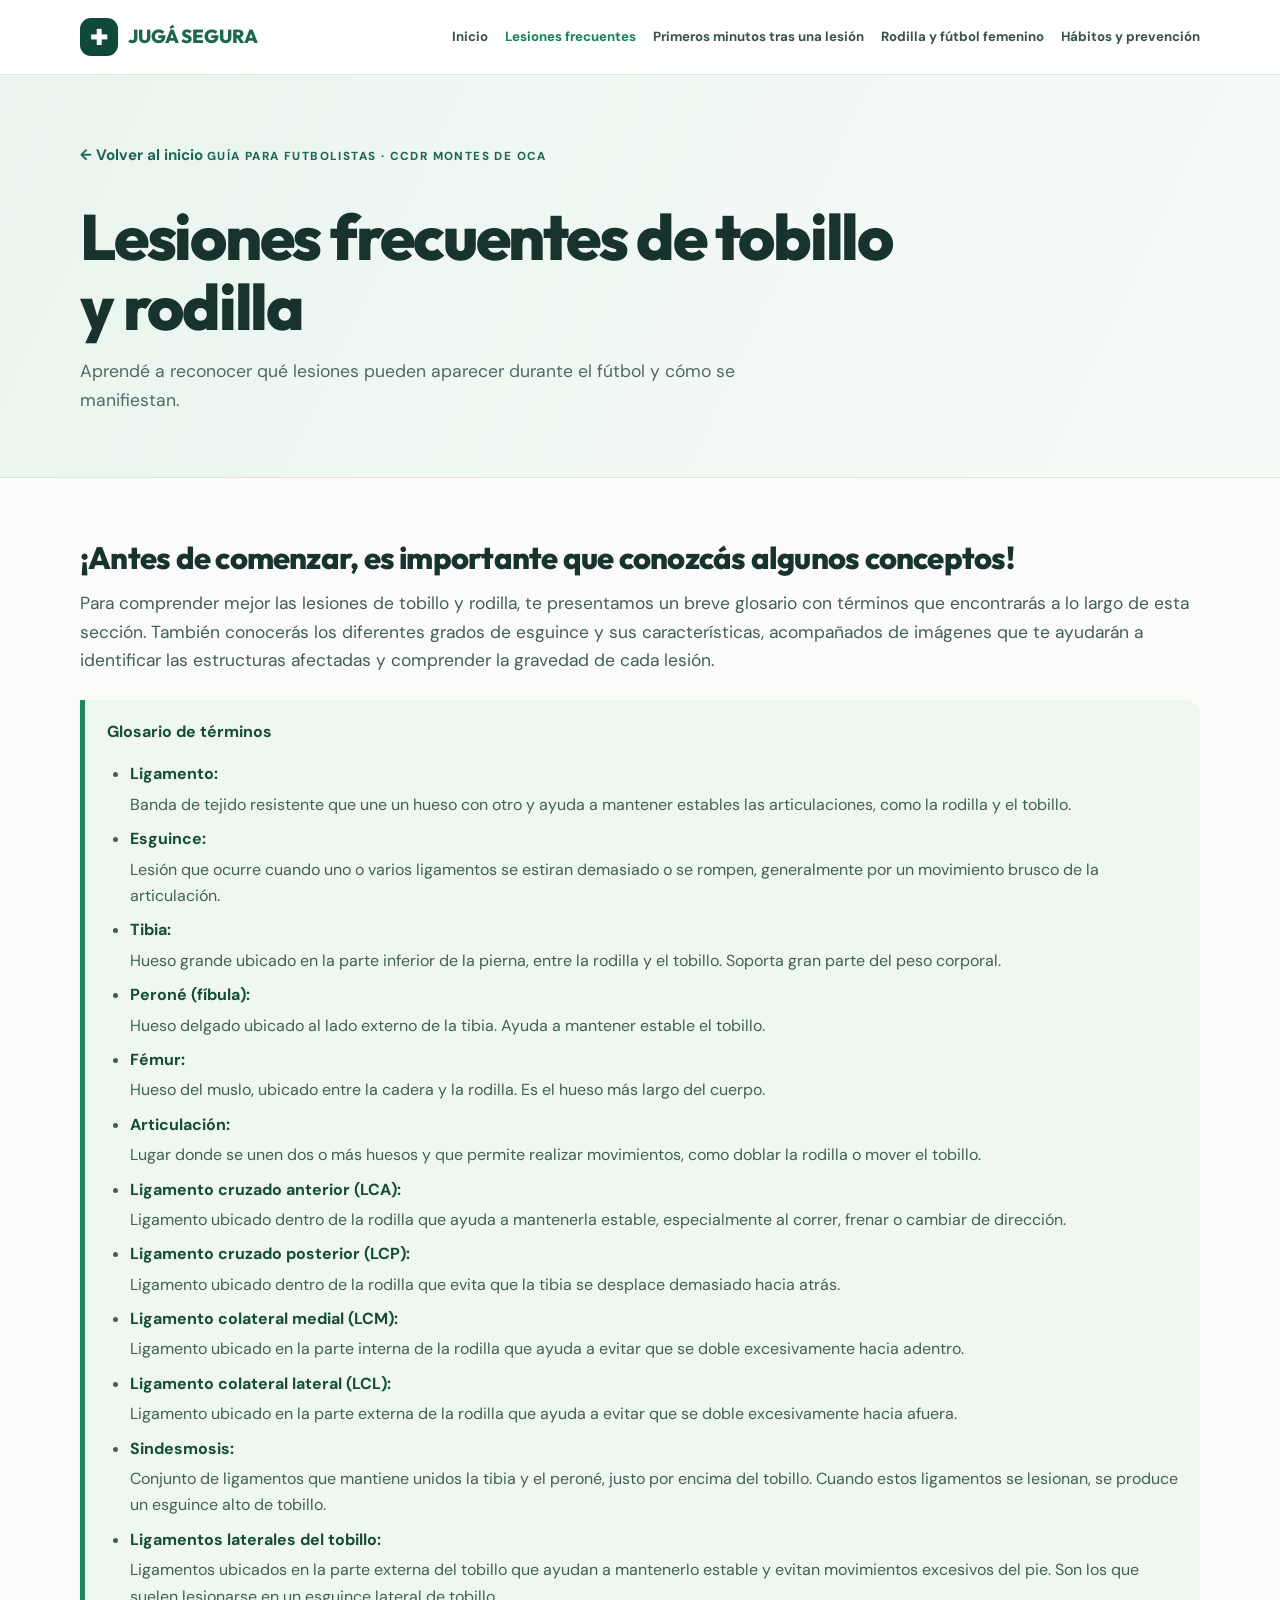
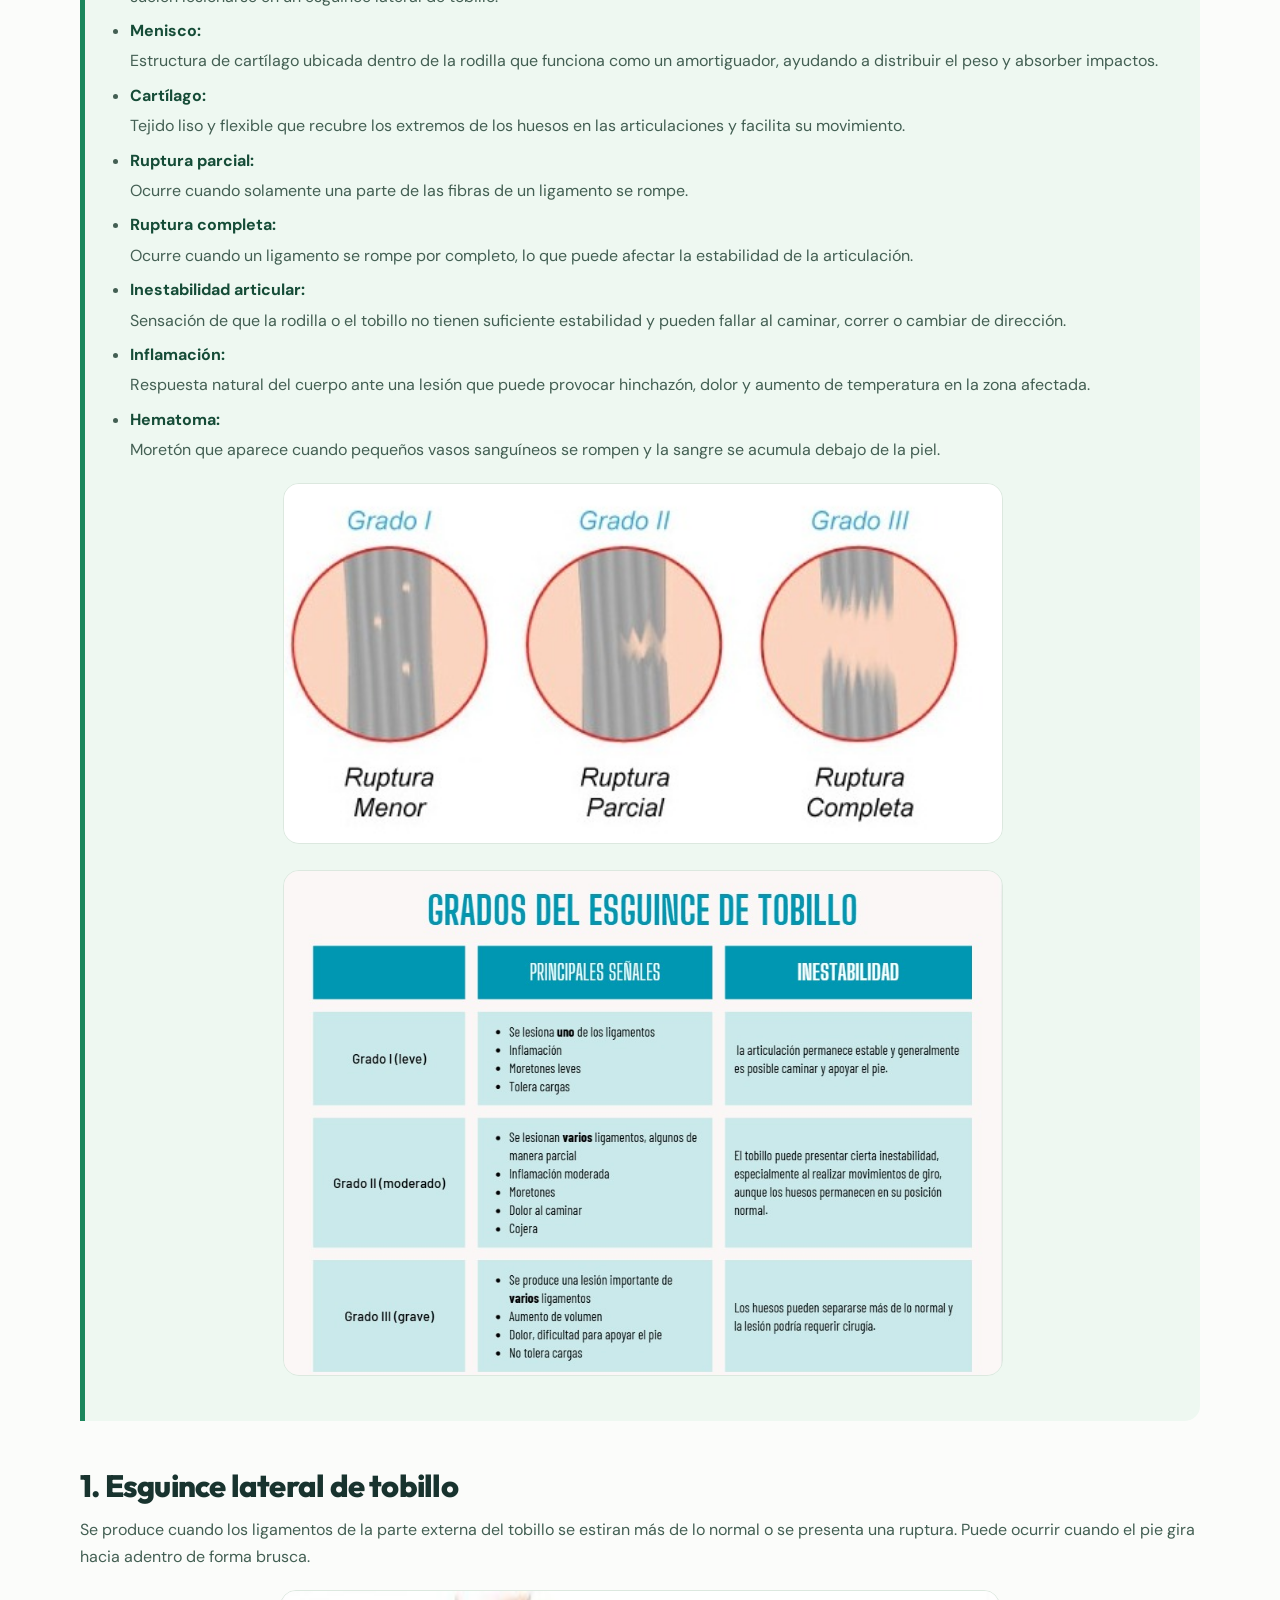
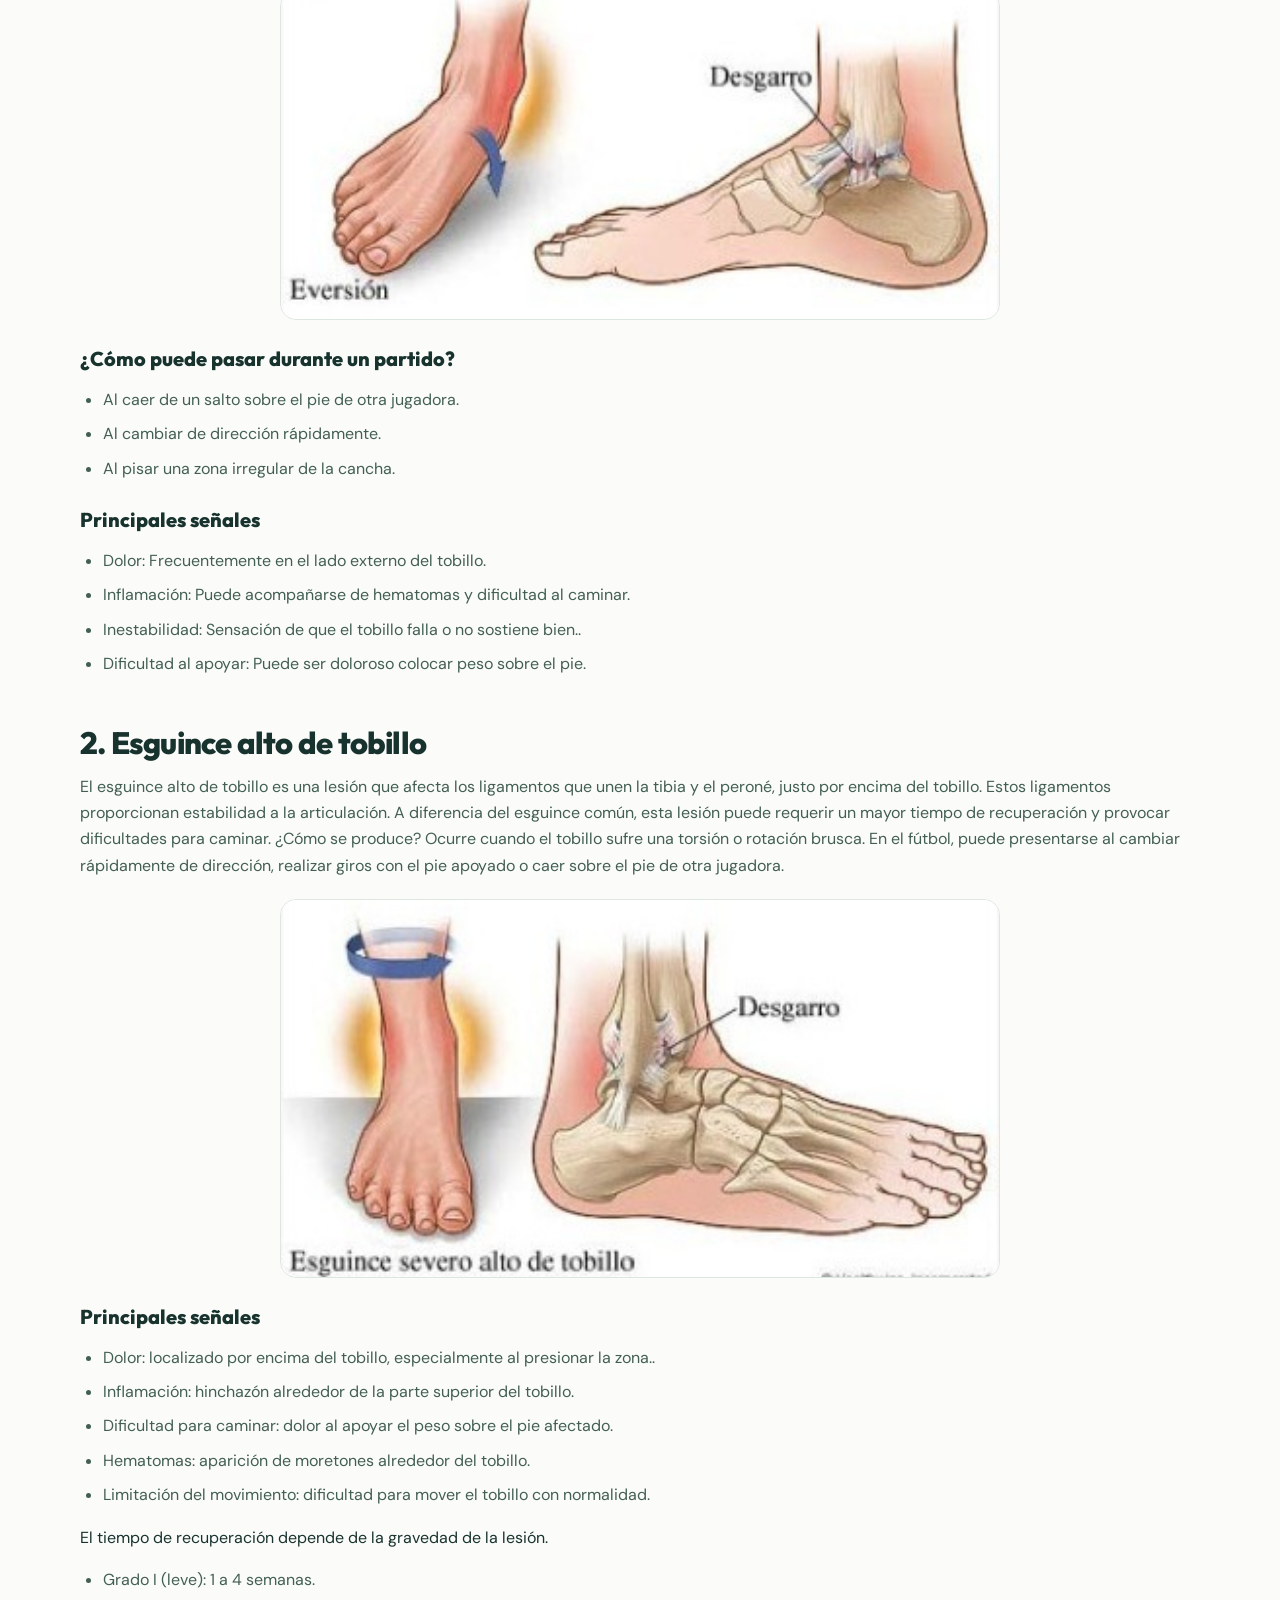
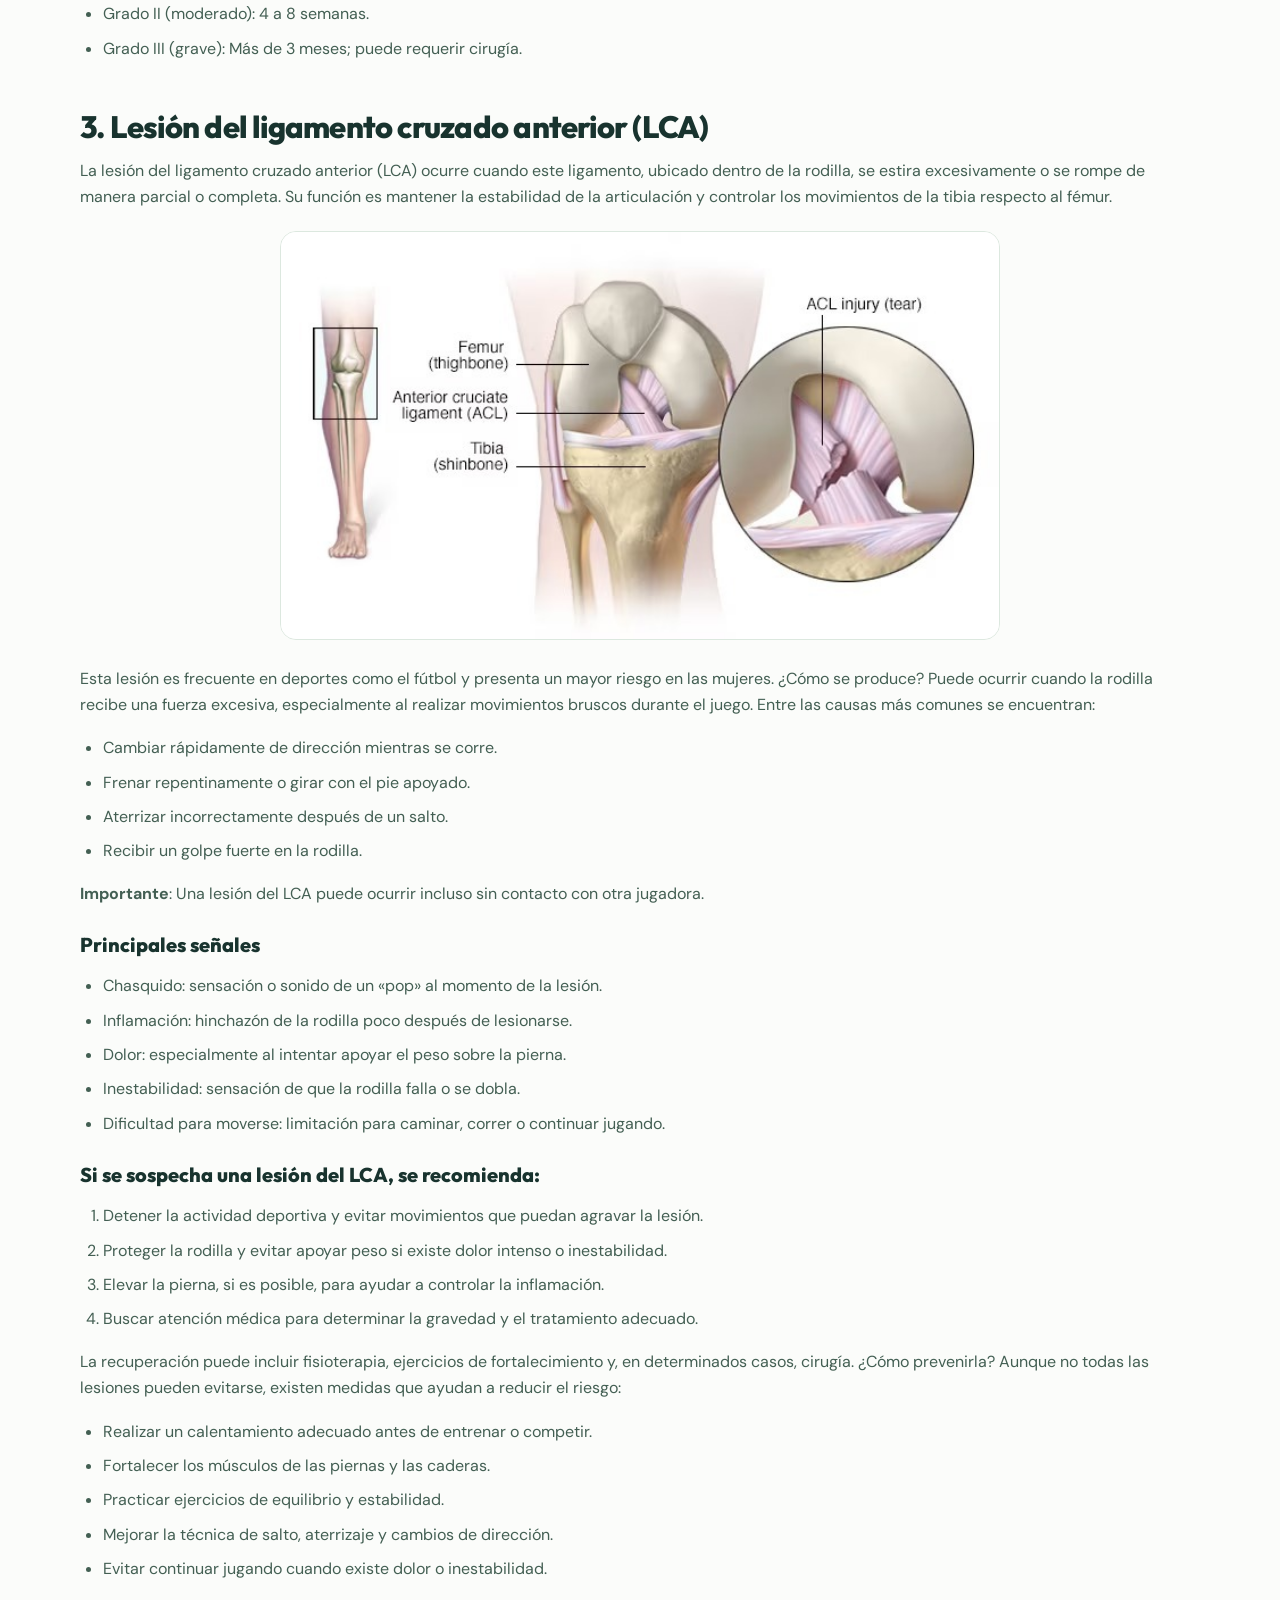
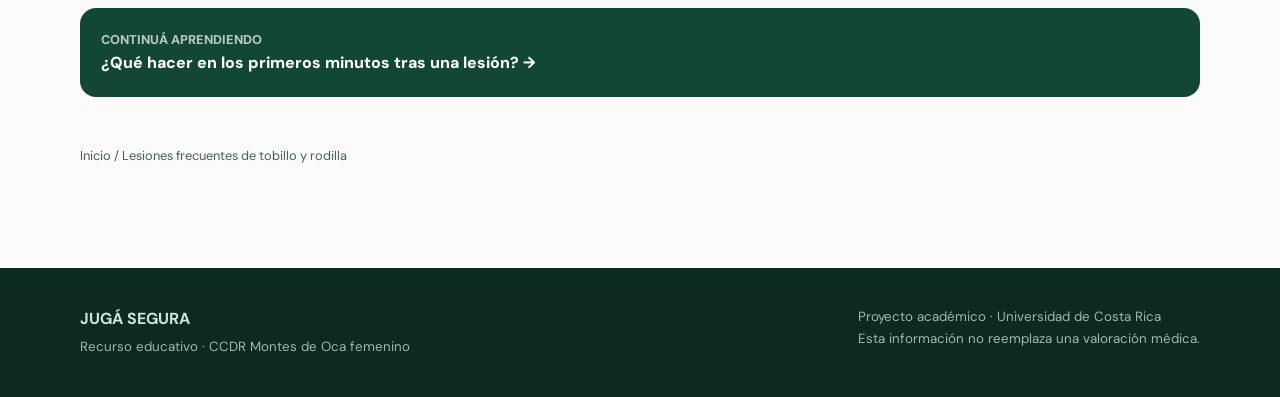
<file: lesiones.html>
<!doctype html>
<html lang="es">
  <head>
    <meta charset="UTF-8" />
    <meta name="viewport" content="width=device-width,initial-scale=1" />
    <meta
      name="description"
      content="Aprendé a reconocer qué lesiones pueden aparecer durante el fútbol y cómo se manifiestan."
    />
    <title>Lesiones frecuentes de tobillo y rodilla | Jugá Segura</title>
    <link rel="stylesheet" href="styles.css" />
  </head>
  <body>
    <header class="site-header">
      <div class="shell topbar">
        <a class="logo" href="index.html"
          ><span class="logo-mark">✚</span><span>JUGÁ <span>SEGURA</span></span></a
        >
        <nav aria-label="Navegación principal" class="desktop-nav">
          <a href="index.html">Inicio</a
          ><a class="active" href="lesiones.html">Lesiones frecuentes</a
          ><a class="" href="primeros-auxilios.html">Primeros minutos tras una lesión</a
          ><a class="" href="riesgo-rodilla.html">Rodilla y fútbol femenino</a
          ><a class="" href="prevencion.html">Hábitos y prevención</a
          ><!-- TALLER OCULTO: <a class="" href="vendajes.html">Taller de vendajes</a> -->
        </nav>
      </div>
      <nav aria-label="Menú móvil" class="shell menu-links">
        <a href="index.html">Inicio</a><a href="lesiones.html">Lesiones frecuentes</a
        ><a href="primeros-auxilios.html">Primeros minutos tras una lesión</a
        ><a href="riesgo-rodilla.html">Rodilla y fútbol femenino</a
        ><a href="prevencion.html">Hábitos y prevención</a
        ><!-- TALLER OCULTO: <a href="vendajes.html">Taller de vendajes</a> -->
      </nav>
    </header>
    <section class="page-hero">
      <div class="shell">
        <a class="back-home" href="index.html">← Volver al inicio</a>
        <div class="eyebrow dark">GUÍA PARA FUTBOLISTAS · CCDR MONTES DE OCA</div>
        <h1>Lesiones frecuentes de tobillo y rodilla</h1>
        <p>
          Aprendé a reconocer qué lesiones pueden aparecer durante el fútbol y cómo se manifiestan.
        </p>
      </div>
    </section>
    <main class="shell page-body">
      <article class="article">
          <section class="content-section" id="intro">
            <h2>¡Antes de comenzar, es importante que conozcás algunos conceptos!</h2>
            <p class="lead">
              Para comprender mejor las lesiones de tobillo y rodilla, te presentamos un breve glosario con términos que encontrarás a 
              lo largo de esta sección. También conocerás los diferentes grados de esguince y sus características, acompañados de imágenes que te ayudarán a identificar las estructuras afectadas y comprender la gravedad de cada lesión.
            </p>
            <div class="callout">
              <strong>Glosario de términos</strong>
              <ul>
                <li><strong>Ligamento:</strong> Banda de tejido resistente que une un hueso con otro y ayuda a mantener estables las articulaciones, como la rodilla y el tobillo.</li>
                <li><strong>Esguince:</strong> Lesión que ocurre cuando uno o varios ligamentos se estiran demasiado o se rompen, generalmente por un movimiento brusco de la articulación.</li>
                <li><strong>Tibia:</strong> Hueso grande ubicado en la parte inferior de la pierna, entre la rodilla y el tobillo. Soporta gran parte del peso corporal.</li>
                <li><strong>Peroné (fíbula):</strong> Hueso delgado ubicado al lado externo de la tibia. Ayuda a mantener estable el tobillo.</li>
                <li><strong>Fémur:</strong> Hueso del muslo, ubicado entre la cadera y la rodilla. Es el hueso más largo del cuerpo.</li>
                <li><strong>Articulación:</strong> Lugar donde se unen dos o más huesos y que permite realizar movimientos, como doblar la rodilla o mover el tobillo.</li>
                <li><strong>Ligamento cruzado anterior (LCA):</strong> Ligamento ubicado dentro de la rodilla que ayuda a mantenerla estable, especialmente al correr, frenar o cambiar de dirección.</li>
                <li><strong>Ligamento cruzado posterior (LCP):</strong> Ligamento ubicado dentro de la rodilla que evita que la tibia se desplace demasiado hacia atrás.</li>
                <li><strong>Ligamento colateral medial (LCM):</strong> Ligamento ubicado en la parte interna de la rodilla que ayuda a evitar que se doble excesivamente hacia adentro.</li>
                <li><strong>Ligamento colateral lateral (LCL):</strong> Ligamento ubicado en la parte externa de la rodilla que ayuda a evitar que se doble excesivamente hacia afuera.</li>
                <li><strong>Sindesmosis:</strong> Conjunto de ligamentos que mantiene unidos la tibia y el peroné, justo por encima del tobillo. Cuando estos ligamentos se lesionan, se produce un esguince alto de tobillo.</li>
                <li><strong>Ligamentos laterales del tobillo:</strong> Ligamentos ubicados en la parte externa del tobillo que ayudan a mantenerlo estable y evitan movimientos excesivos del pie. Son los que suelen lesionarse en un esguince lateral de tobillo.</li>
                <li><strong>Menisco:</strong> Estructura de cartílago ubicada dentro de la rodilla que funciona como un amortiguador, ayudando a distribuir el peso y absorber impactos.</li>
                <li><strong>Cartílago:</strong> Tejido liso y flexible que recubre los extremos de los huesos en las articulaciones y facilita su movimiento.</li>
                <li><strong>Ruptura parcial:</strong> Ocurre cuando solamente una parte de las fibras de un ligamento se rompe.</li>
                <li><strong>Ruptura completa:</strong> Ocurre cuando un ligamento se rompe por completo, lo que puede afectar la estabilidad de la articulación.</li>
                <li><strong>Inestabilidad articular:</strong> Sensación de que la rodilla o el tobillo no tienen suficiente estabilidad y pueden fallar al caminar, correr o cambiar de dirección.</li>
                <li><strong>Inflamación:</strong> Respuesta natural del cuerpo ante una lesión que puede provocar hinchazón, dolor y aumento de temperatura en la zona afectada.</li>
                <li><strong>Hematoma:</strong> Moretón que aparece cuando pequeños vasos sanguíneos se rompen y la sangre se acumula debajo de la piel.</li>
              </ul>
              <img src="grado.jpg" alt="" class="metodo-img" aria-hidden="true" />
              <img src="tabla.jpg" alt="" class="metodo-img" aria-hidden="true" />
              
            </div>
          </section>
          <section class="content-section" id="esguince">
            <h2>1. Esguince lateral de tobillo</h2>
            <p>
              Se produce cuando los ligamentos de la parte externa del tobillo se estiran más de lo
              normal o se presenta una ruptura. Puede ocurrir cuando el pie gira hacia adentro de forma brusca.
            </p>
            <img src="esguinceL.jpg" alt="" class="metodo-img" aria-hidden="true" />
            <h3>¿Cómo puede pasar durante un partido?</h3>
            <ul>
              <li>Al caer de un salto sobre el pie de otra jugadora.</li>
              <li>Al cambiar de dirección rápidamente.</li>
              <li>Al pisar una zona irregular de la cancha.</li>
            </ul>



            <h3>Principales señales</h3>
            
              <ul>
                <li>Dolor: Frecuentemente en el lado externo del tobillo.</li>

              
                <li>Inflamación: Puede acompañarse de hematomas y dificultad al caminar.</li>
               

                <li>Inestabilidad: Sensación de que el tobillo falla o no sostiene bien..</li>


                <li>Dificultad al apoyar: Puede ser doloroso colocar peso sobre el pie.</li>


             </ul>
                
              
          </section>
          <section class="content-section" id="sindesmosis">
            <h2>2. Esguince alto de tobillo</h2>
            <p>
              El esguince alto de tobillo es una lesión que afecta los ligamentos que unen la tibia y el peroné, justo por encima del tobillo. Estos ligamentos proporcionan estabilidad a la articulación. A diferencia del esguince común, esta lesión puede requerir un mayor tiempo de recuperación y provocar dificultades para caminar.
¿Cómo se produce?
Ocurre cuando el tobillo sufre una torsión o rotación brusca. En el fútbol, puede presentarse al cambiar rápidamente de dirección, realizar giros con el pie apoyado o caer sobre el pie de otra jugadora.

<p> </p>
 <img src="esguinceA.jpg" alt="" class="metodo-img" aria-hidden="true" />
<h3>Principales señales</h3>
           
<ul>
<li>Dolor: localizado por encima del tobillo, especialmente al presionar la zona..</li>
<li>Inflamación: hinchazón alrededor de la parte superior del tobillo.</li>
<li>Dificultad para caminar: dolor al apoyar el peso sobre el pie afectado.</li>
<li>Hematomas: aparición de moretones alrededor del tobillo.</li>
<li>Limitación del movimiento: dificultad para mover el tobillo con normalidad.</li>
</ul>
              El tiempo de recuperación depende de la gravedad de la lesión.

              <ul>
                <li>Grado I (leve): 1 a 4 semanas.</li>
                <li>Grado II (moderado): 4 a 8 semanas.</li>
                <li>Grado III (grave): Más de 3 meses; puede requerir cirugía.</li>
              </ul>

          </section>
          <section class="content-section" id="lca">
            <h2>3. Lesión del ligamento cruzado anterior (LCA)</h2>
            <p>
             
La lesión del ligamento cruzado anterior (LCA) ocurre cuando este ligamento, 
ubicado dentro de la rodilla, se estira excesivamente o se rompe de manera parcial o completa. 
Su función es mantener la estabilidad de la articulación y controlar los movimientos de la tibia respecto al fémur.
             
            </p>
            <img src="esguinceC.jpg" alt="" class="metodo-img" aria-hidden="true" />
            <P>Esta lesión es frecuente en deportes como el fútbol y presenta un mayor riesgo en las mujeres.
¿Cómo se produce?
Puede ocurrir cuando la rodilla recibe una fuerza excesiva, especialmente al realizar movimientos bruscos durante el juego. Entre las causas más comunes se encuentran:</P>

            
            <ul>
              <li>Cambiar rápidamente de dirección mientras se corre.</li>
              <li>Frenar repentinamente o girar con el pie apoyado.</li>
              <li>Aterrizar incorrectamente después de un salto.</li>
              <li>Recibir un golpe fuerte en la rodilla.</li>
            </ul>
            <p><strong>Importante</strong>: Una lesión del LCA puede ocurrir incluso sin contacto con otra jugadora.
            
</p>

            <h3>Principales señales</h3>
            
<ul>
              <li>Chasquido: sensación o sonido de un «pop» al momento de la lesión.</li>
              <li>Inflamación: hinchazón de la rodilla poco después de lesionarse.</li>
              <li>Dolor: especialmente al intentar apoyar el peso sobre la pierna.</li>
              <li>Inestabilidad: sensación de que la rodilla falla o se dobla.</li>
              <li>Dificultad para moverse: limitación para caminar, correr o continuar jugando.</li>
            </ul>

<h3>Si se sospecha una lesión del LCA, se recomienda:</h3>

            <ol>
              <li>Detener la actividad deportiva y evitar movimientos que puedan agravar la lesión.</li>
              <li>Proteger la rodilla y evitar apoyar peso si existe dolor intenso o inestabilidad.</li>
              <li>Elevar la pierna, si es posible, para ayudar a controlar la inflamación.</li>
              <li>Buscar atención médica para determinar la gravedad y el tratamiento adecuado.</li>
            </ol>

            <p>La recuperación puede incluir fisioterapia, ejercicios de fortalecimiento y, en determinados casos, cirugía.
¿Cómo prevenirla?
Aunque no todas las lesiones pueden evitarse, existen medidas que ayudan a reducir el riesgo:</p>

            <ul>
              <li>Realizar un calentamiento adecuado antes de entrenar o competir.</li>
              <li>Fortalecer los músculos de las piernas y las caderas.</li>
              <li>Practicar ejercicios de equilibrio y estabilidad.</li>
              <li>Mejorar la técnica de salto, aterrizaje y cambios de dirección.</li>
              <li>Evitar continuar jugando cuando existe dolor o inestabilidad.</li>
            </ul>

            
          
        

            
            <a class="next-link" href="primeros-auxilios.html"
              ><span>CONTINUÁ APRENDIENDO</span>¿Qué hacer en los primeros minutos tras una lesión?
              →</a
            >
          </section>
          <p class="site-map">
            <a href="index.html">Inicio</a> / Lesiones frecuentes de tobillo y rodilla
          </p>
        </article>
    </main>
    <footer class="footer">
      <div class="shell footer-grid">
        <div>
          <strong>JUGÁ SEGURA</strong><br /><small
            >Recurso educativo · CCDR Montes de Oca femenino</small
          >
        </div>
        <small
          >Proyecto académico · Universidad de Costa Rica<br />Esta información no reemplaza una
          valoración médica.</small
        >
      </div>
    </footer>
  </body>
</html>
</file>
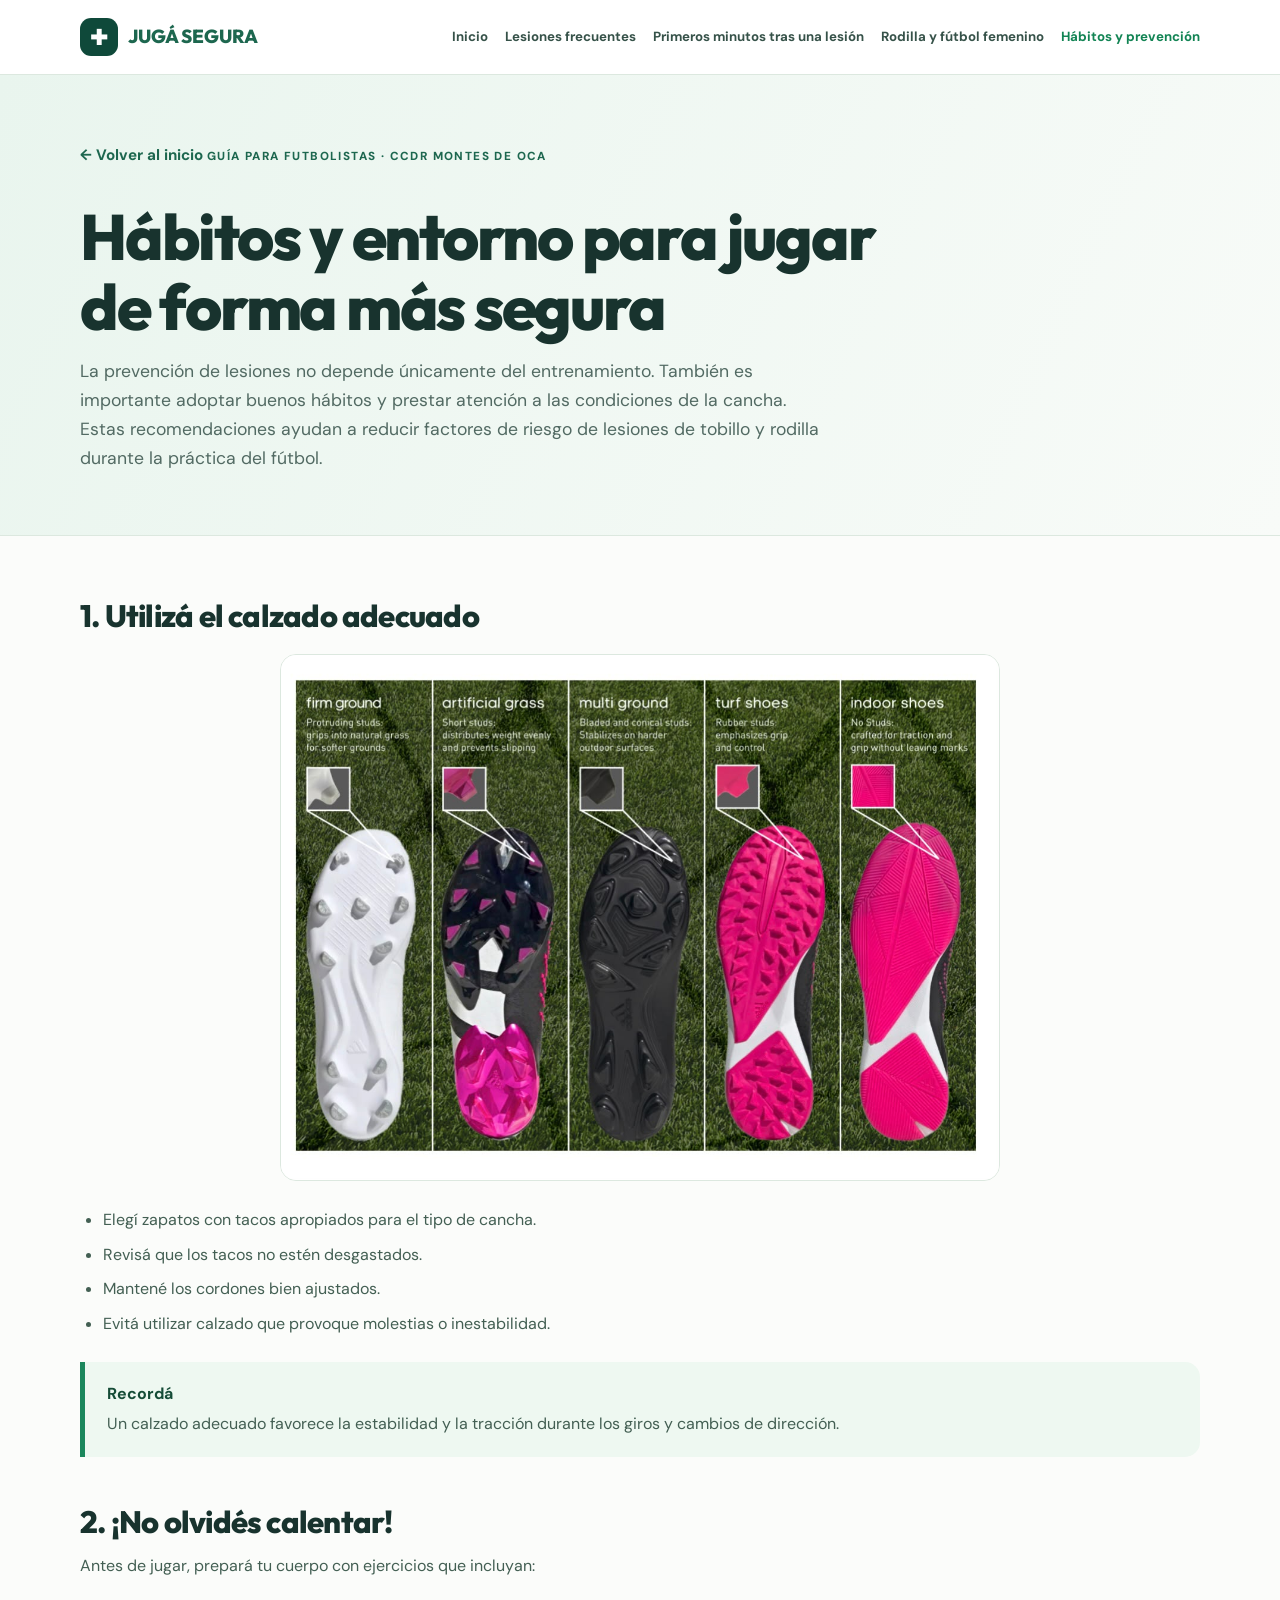
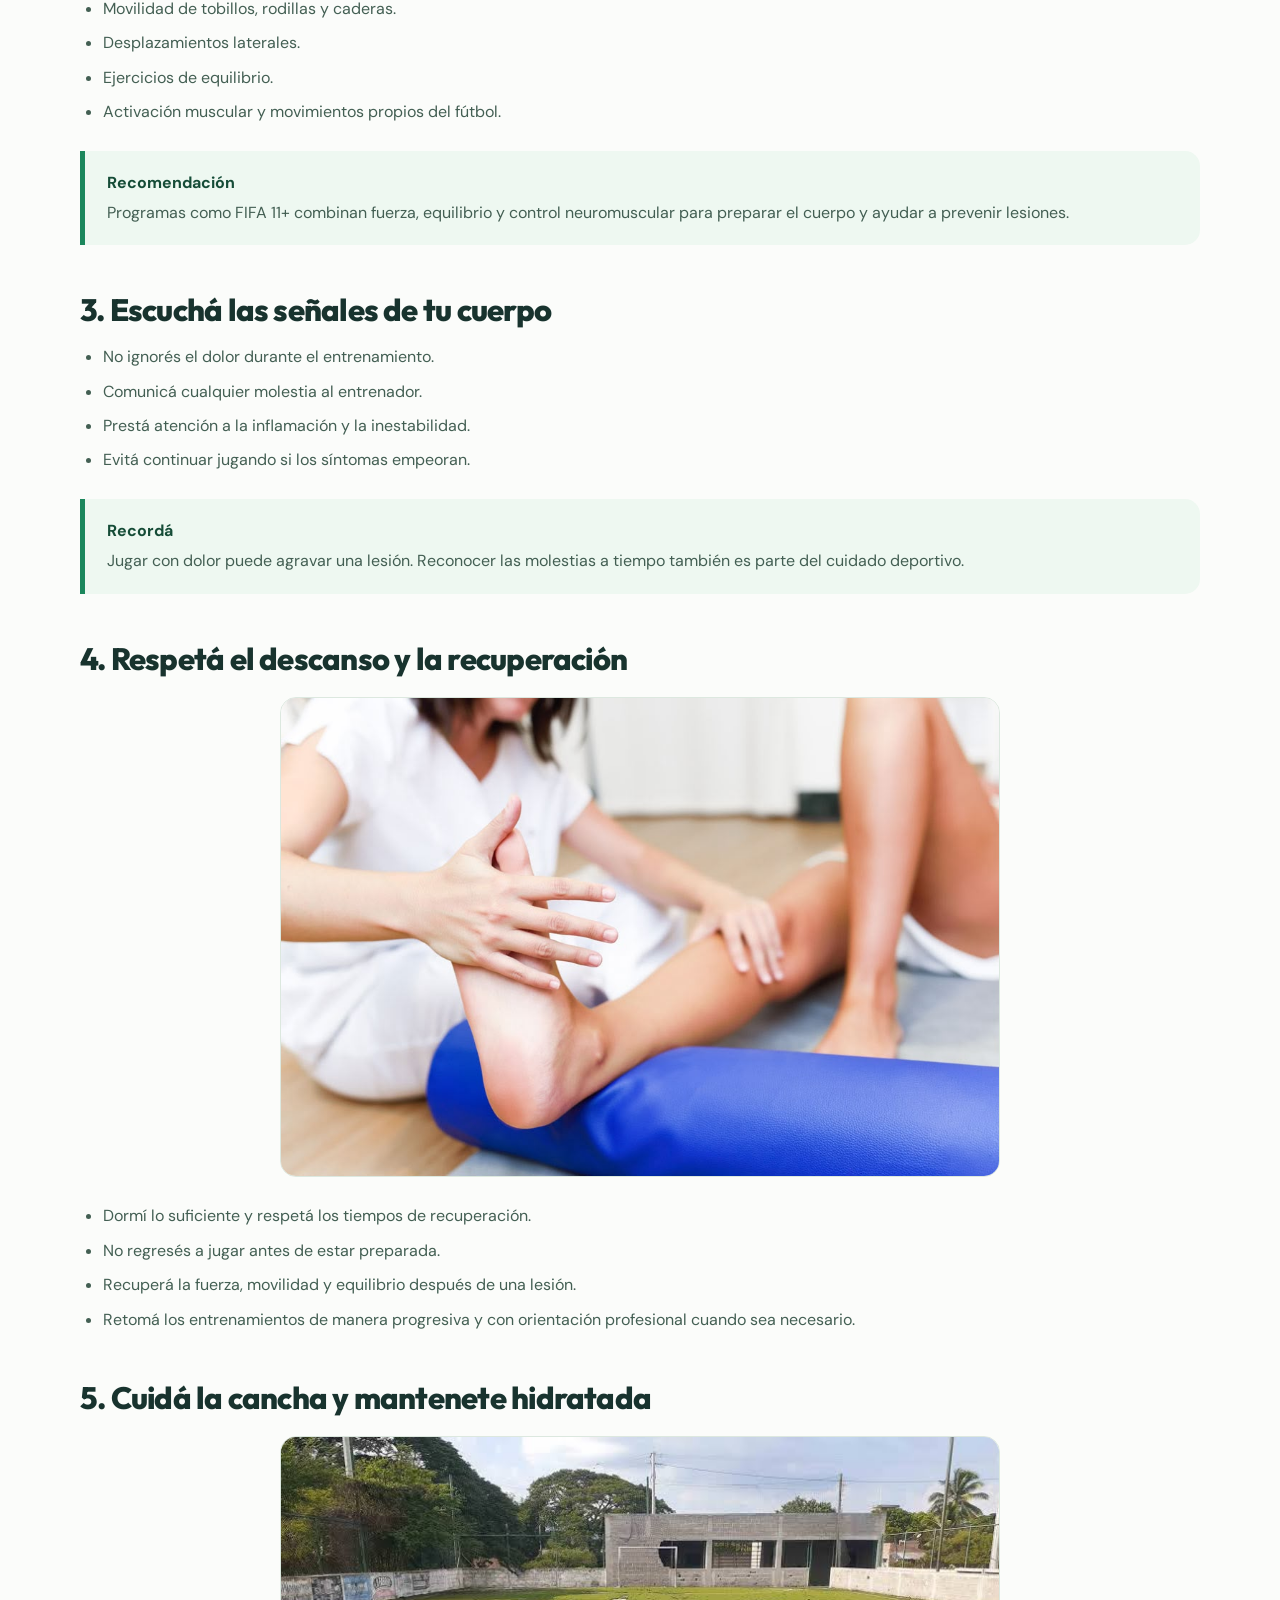
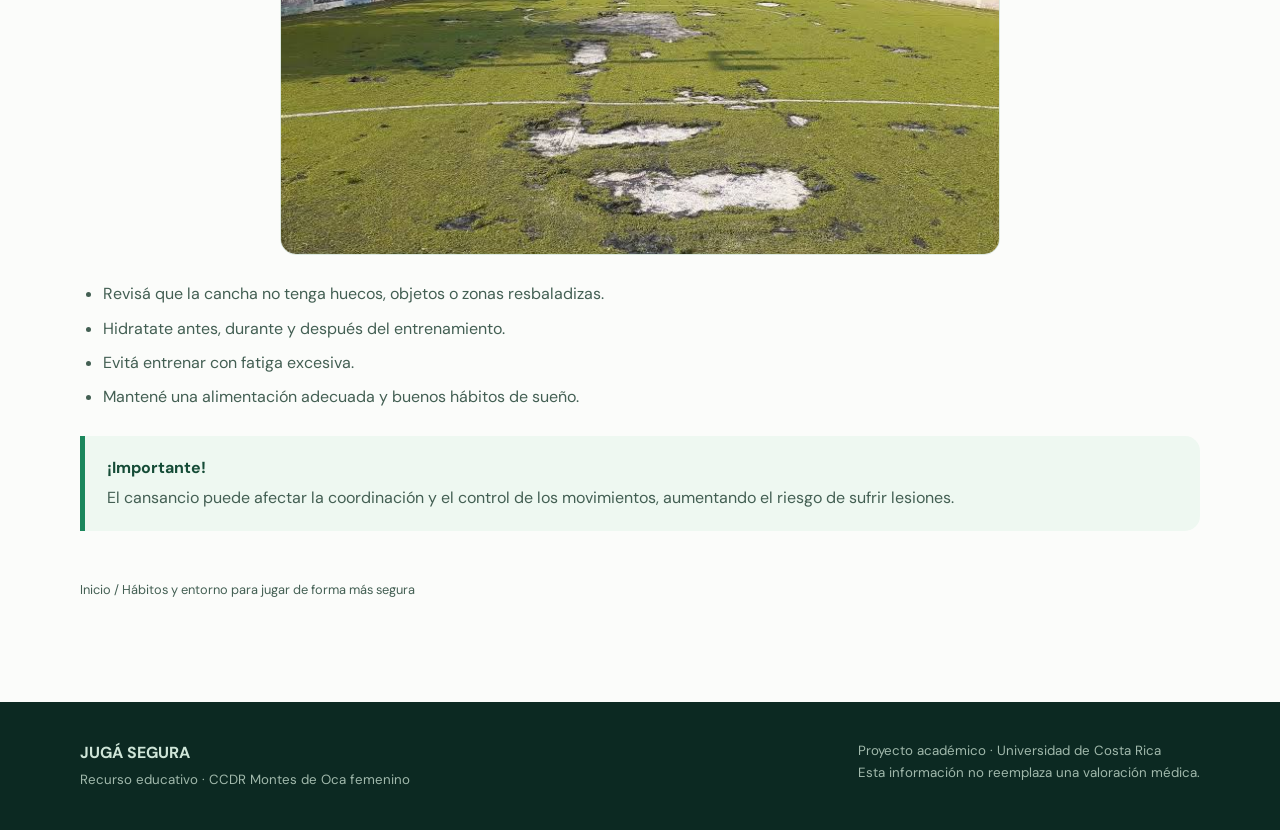
<file: prevencion.html>
<!doctype html>
<html lang="es">
  <head>
    <meta charset="UTF-8" />
    <meta name="viewport" content="width=device-width,initial-scale=1" />
    <meta
      name="description"
      content="Pequeñas decisiones y ejercicios que pueden ayudar a cuidar tobillos y rodillas durante los entrenamientos y partidos."
    />
    <title>Hábitos y entorno para jugar de forma más segura | Jugá Segura</title>
    <link rel="stylesheet" href="styles.css" />
  </head>
  <body>
    <header class="site-header">
      <div class="shell topbar">
        <a class="logo" href="index.html"
          ><span class="logo-mark">✚</span><span>JUGÁ <span>SEGURA</span></span></a
        >
        <nav aria-label="Navegación principal" class="desktop-nav">
          <a href="index.html">Inicio</a><a class="" href="lesiones.html">Lesiones frecuentes</a
          ><a class="" href="primeros-auxilios.html">Primeros minutos tras una lesión</a
          ><a class="" href="riesgo-rodilla.html">Rodilla y fútbol femenino</a
          ><a class="active" href="prevencion.html">Hábitos y prevención</a
          ><!-- TALLER OCULTO: <a class="" href="vendajes.html">Taller de vendajes</a> -->
        </nav>
      </div>
      <nav aria-label="Menú móvil" class="shell menu-links">
        <a href="index.html">Inicio</a><a href="lesiones.html">Lesiones frecuentes</a
        ><a href="primeros-auxilios.html">Primeros minutos tras una lesión</a
        ><a href="riesgo-rodilla.html">Rodilla y fútbol femenino</a
        ><a href="prevencion.html">Hábitos y prevención</a
        ><!-- TALLER OCULTO: <a href="vendajes.html">Taller de vendajes</a> -->
      </nav>
    </header>
    <section class="page-hero">
      <div class="shell">
        <a class="back-home" href="index.html">← Volver al inicio</a>
        <div class="eyebrow dark">GUÍA PARA FUTBOLISTAS · CCDR MONTES DE OCA</div>
        <h1>Hábitos y entorno para jugar de forma más segura</h1>
        <p>
          La prevención de lesiones no depende únicamente del entrenamiento. También es importante
          adoptar buenos hábitos y prestar atención a las condiciones de la cancha. Estas
          recomendaciones ayudan a reducir factores de riesgo de lesiones de tobillo y rodilla
          durante la práctica del fútbol.
        </p>
      </div>
    </section>
    <main class="shell page-body">
      <article class="article">
          <section class="content-section" id="calzado">
            <h2>1. Utilizá el calzado adecuado</h2>
            <img src="calzado.jpeg" alt="Calzado adecuado para fútbol" class="metodo-img" />
            <ul>
              <li>Elegí zapatos con tacos apropiados para el tipo de cancha.</li>
              <li>Revisá que los tacos no estén desgastados.</li>
              <li>Mantené los cordones bien ajustados.</li>
              <li>Evitá utilizar calzado que provoque molestias o inestabilidad.</li>
            </ul>
            <div class="callout">
              <strong>Recordá</strong>
              <p>
                Un calzado adecuado favorece la estabilidad y la tracción durante los giros y
                cambios de dirección.
              </p>
            </div>
          </section>
          <section class="content-section" id="calentamiento">
            <h2>2. ¡No olvidés calentar!</h2>
            <p>Antes de jugar, prepará tu cuerpo con ejercicios que incluyan:</p>
            <ul>
              <li>Movilidad de tobillos, rodillas y caderas.</li>
              <li>Desplazamientos laterales.</li>
              <li>Ejercicios de equilibrio.</li>
              <li>Activación muscular y movimientos propios del fútbol.</li>
            </ul>
            <div class="callout">
              <strong>Recomendación</strong>
              <p>
                Programas como FIFA 11+ combinan fuerza, equilibrio y control neuromuscular para
                preparar el cuerpo y ayudar a prevenir lesiones.
              </p>
            </div>
          </section>
          <section class="content-section" id="senales">
            <h2>3. Escuchá las señales de tu cuerpo</h2>
            <ul>
              <li>No ignorés el dolor durante el entrenamiento.</li>
              <li>Comunicá cualquier molestia al entrenador.</li>
              <li>Prestá atención a la inflamación y la inestabilidad.</li>
              <li>Evitá continuar jugando si los síntomas empeoran.</li>
            </ul>
            <div class="callout">
              <strong>Recordá</strong>
              <p>
                Jugar con dolor puede agravar una lesión. Reconocer las molestias a tiempo también
                es parte del cuidado deportivo.
              </p>
            </div>
          </section>
          <section class="content-section" id="descanso">
            <h2>4. Respetá el descanso y la recuperación</h2>
             <img src="fisio.jpg" alt="Fisioterapia para recuperación" class="metodo-img" />
            <ul>
              <li>Dormí lo suficiente y respetá los tiempos de recuperación.</li>
              <li>No regresés a jugar antes de estar preparada.</li>
              <li>Recuperá la fuerza, movilidad y equilibrio después de una lesión.</li>
              <li>
                Retomá los entrenamientos de manera progresiva y con orientación profesional cuando
                sea necesario.
              </li>
            </ul>
          </section>
          <section class="content-section" id="cancha">
            <h2>5. Cuidá la cancha y mantenete hidratada</h2>
            <img src="cancha.jpg" alt="Cancha de fútbol en buen estado" class="metodo-img" />
            <ul>
              <li>Revisá que la cancha no tenga huecos, objetos o zonas resbaladizas.</li>
              <li>Hidratate antes, durante y después del entrenamiento.</li>
              <li>Evitá entrenar con fatiga excesiva.</li>
              <li>Mantené una alimentación adecuada y buenos hábitos de sueño.</li>
            </ul>
            <div class="callout">
              <strong>¡Importante!</strong>
              <p>
                El cansancio puede afectar la coordinación y el control de los movimientos,
                aumentando el riesgo de sufrir lesiones.
              </p>
            </div>
            
          </section>
          <p class="site-map"><a href="index.html">Inicio</a> / Hábitos y entorno para jugar de forma más segura</p>
        </article>
    </main>
    <footer class="footer">
      <div class="shell footer-grid">
        <div>
          <strong>JUGÁ SEGURA</strong><br /><small
            >Recurso educativo · CCDR Montes de Oca femenino</small
          >
        </div>
        <small
          >Proyecto académico · Universidad de Costa Rica<br />Esta información no reemplaza una
          valoración médica.</small
        >
      </div>
    </footer>
  </body>
</html>
</file>
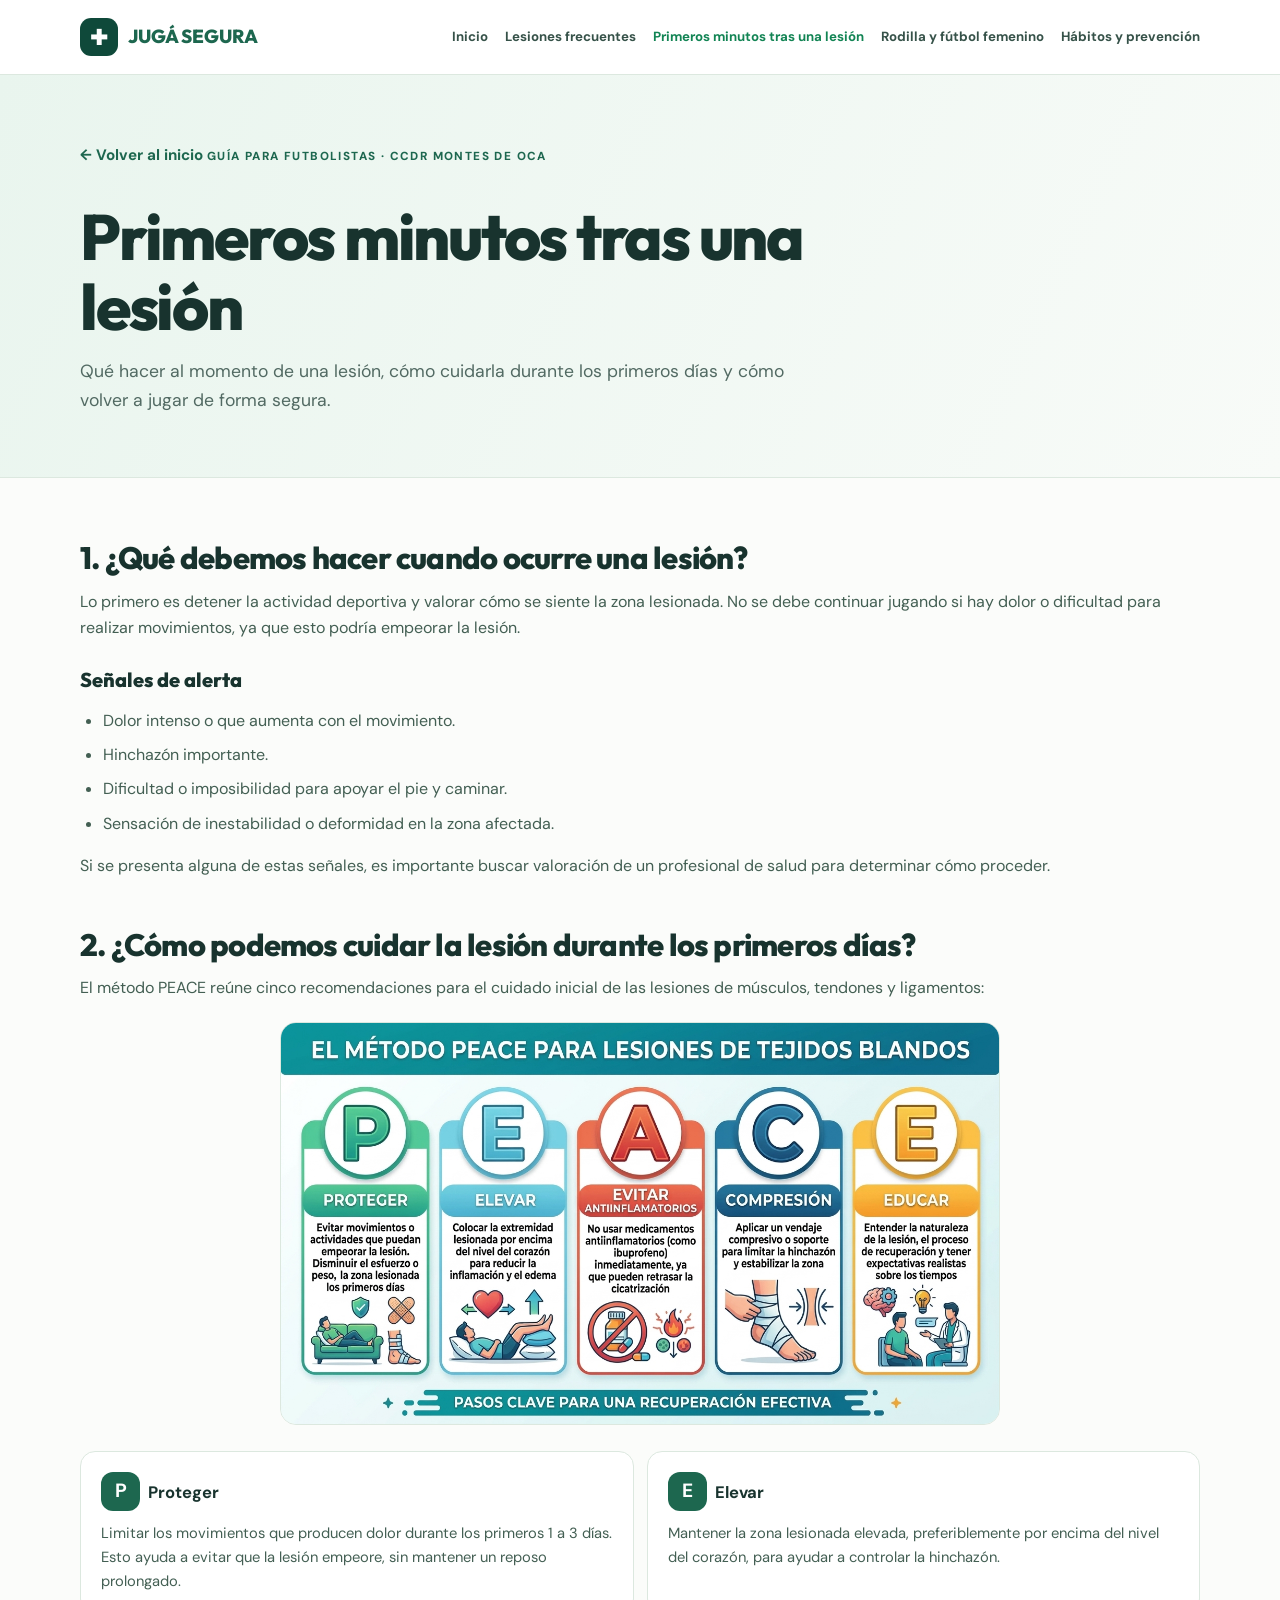
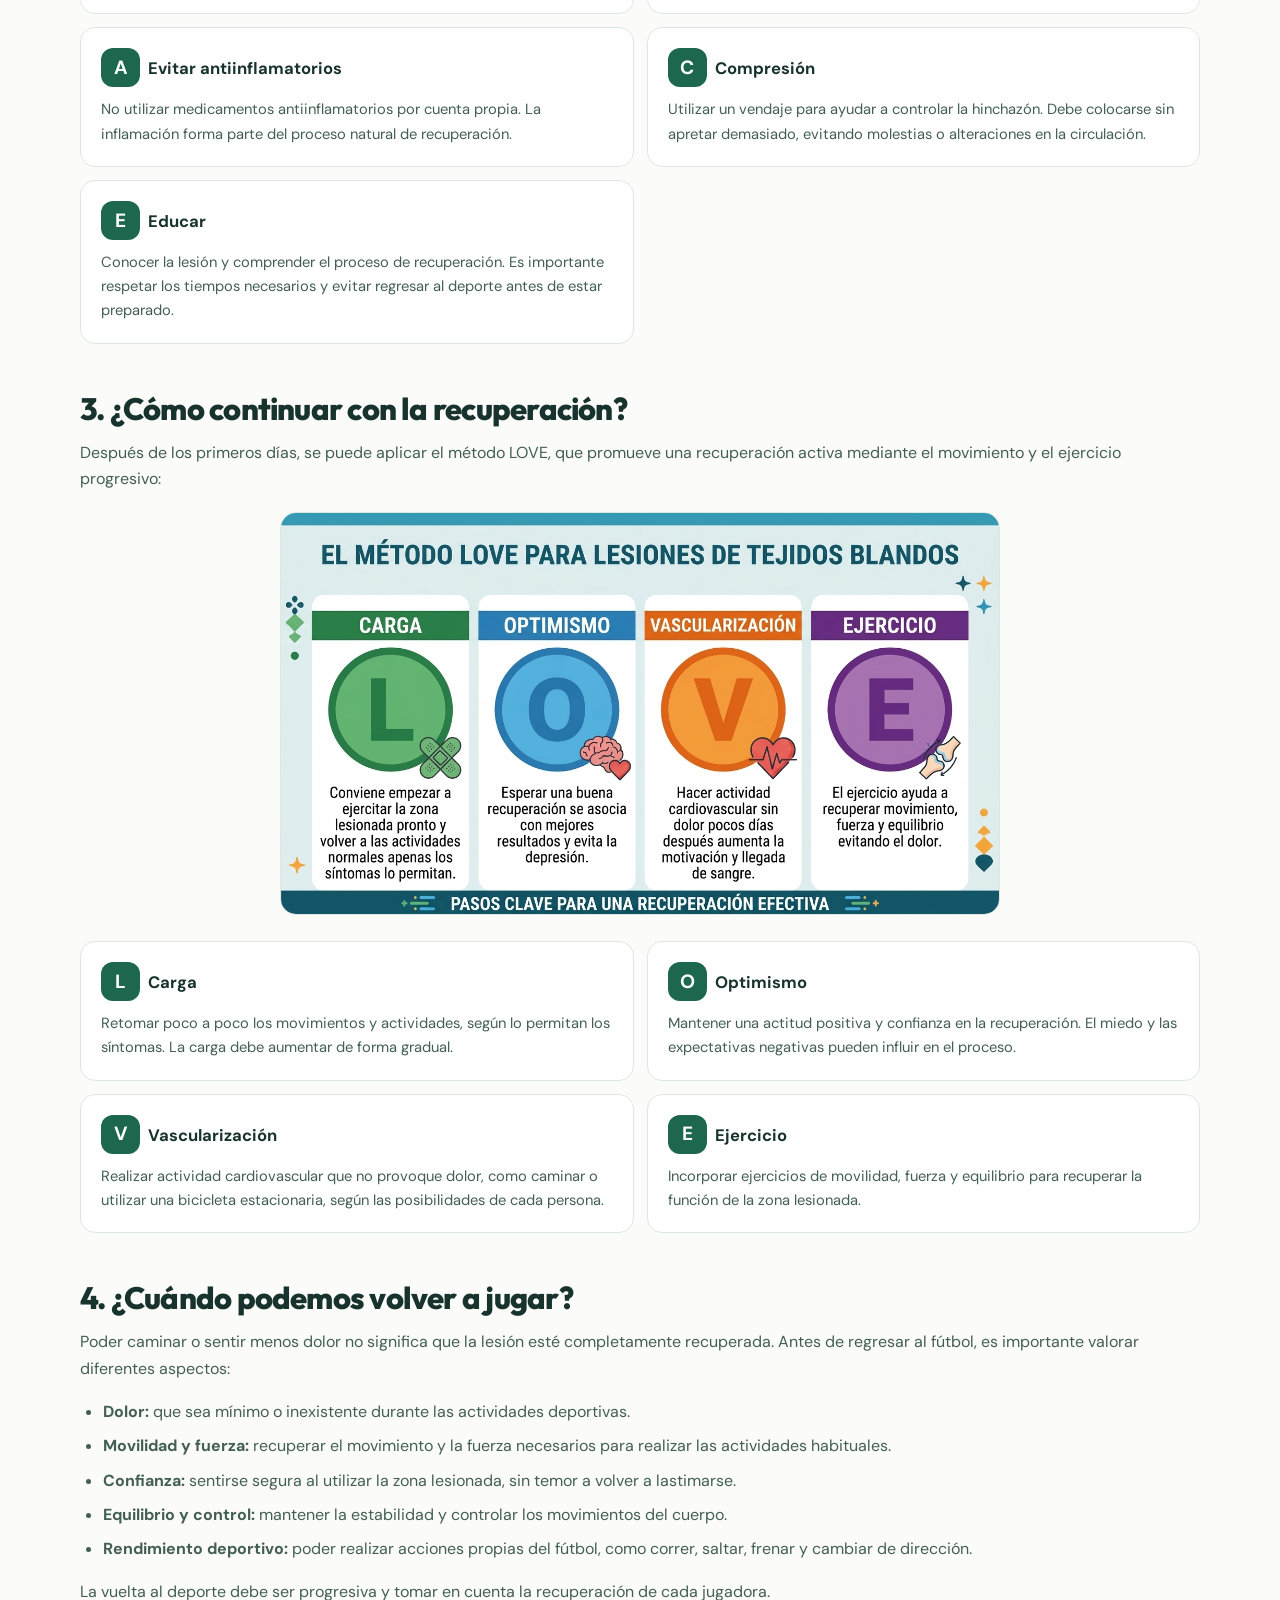
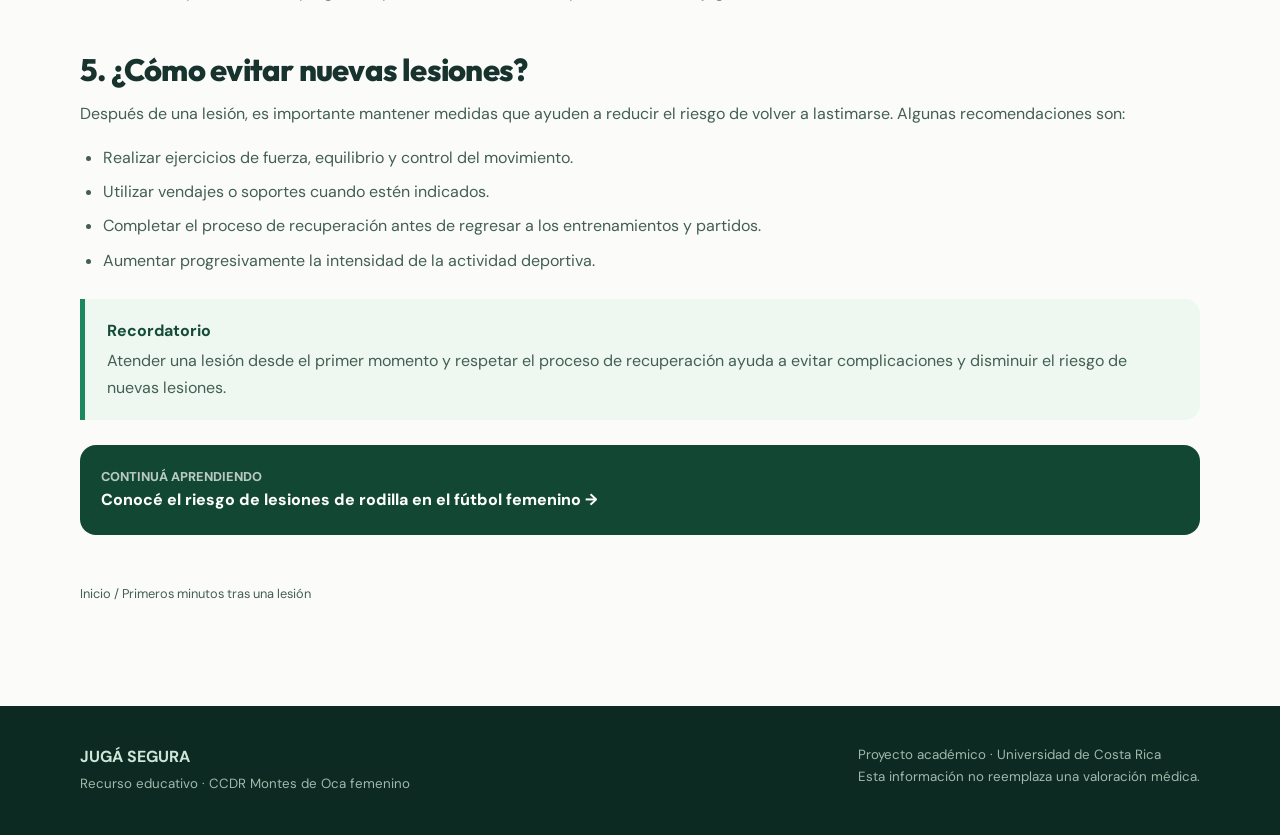
<file: primeros-auxilios.html>
<!doctype html>
<html lang="es">
  <head>
    <meta charset="UTF-8" />
    <meta name="viewport" content="width=device-width,initial-scale=1" />
    <meta
      name="description"
      content="Qué hacer al momento de una lesión, cómo cuidarla durante los primeros días y cómo volver a jugar de forma segura."
    />
    <title>Primeros minutos tras una lesión | Jugá Segura</title>
    <link rel="stylesheet" href="styles.css" />
  </head>
  <body>
    <header class="site-header">
      <div class="shell topbar">
        <a class="logo" href="index.html"
          ><span class="logo-mark">✚</span><span>JUGÁ <span>SEGURA</span></span></a
        >
        <nav aria-label="Navegación principal" class="desktop-nav">
          <a href="index.html">Inicio</a><a class="" href="lesiones.html">Lesiones frecuentes</a
          ><a class="active" href="primeros-auxilios.html">Primeros minutos tras una lesión</a
          ><a class="" href="riesgo-rodilla.html">Rodilla y fútbol femenino</a
          ><a class="" href="prevencion.html">Hábitos y prevención</a
          ><!-- TALLER OCULTO: <a class="" href="vendajes.html">Taller de vendajes</a> -->
        </nav>
      </div>
      <nav aria-label="Menú móvil" class="shell menu-links">
        <a href="index.html">Inicio</a><a href="lesiones.html">Lesiones frecuentes</a
        ><a href="primeros-auxilios.html">Primeros minutos tras una lesión</a
        ><a href="riesgo-rodilla.html">Rodilla y fútbol femenino</a
        ><a href="prevencion.html">Hábitos y prevención</a
        ><!-- TALLER OCULTO: <a href="vendajes.html">Taller de vendajes</a> -->
      </nav>
    </header>
    <section class="page-hero">
      <div class="shell">
        <a class="back-home" href="index.html">← Volver al inicio</a>
        <div class="eyebrow dark">GUÍA PARA FUTBOLISTAS · CCDR MONTES DE OCA</div>
        <h1>Primeros minutos tras una lesión</h1>
        <p>
          Qué hacer al momento de una lesión, cómo cuidarla durante los primeros días y cómo volver
          a jugar de forma segura.
        </p>
      </div>
    </section>
    <main class="shell page-body">
      <article class="article">
        <section class="content-section" id="inmediato">
          <h2>1. ¿Qué debemos hacer cuando ocurre una lesión?</h2>
          <p>
            Lo primero es detener la actividad deportiva y valorar cómo se siente la zona lesionada.
            No se debe continuar jugando si hay dolor o dificultad para realizar movimientos, ya que
            esto podría empeorar la lesión.
          </p>
          <h3>Señales de alerta</h3>
          <ul>
            <li>Dolor intenso o que aumenta con el movimiento.</li>
            <li>Hinchazón importante.</li>
            <li>Dificultad o imposibilidad para apoyar el pie y caminar.</li>
            <li>Sensación de inestabilidad o deformidad en la zona afectada.</li>
          </ul>
          <p>
            Si se presenta alguna de estas señales, es importante buscar valoración de un
            profesional de salud para determinar cómo proceder.
          </p>
        </section>
        <section class="content-section" id="peace">
          <h2>2. ¿Cómo podemos cuidar la lesión durante los primeros días?</h2>
          <p>
            El método PEACE reúne cinco recomendaciones para el cuidado inicial de las lesiones de
            músculos, tendones y ligamentos:
          </p>
          <img src="peace.jpeg" alt="Método PEACE" class="metodo-img" />
          <div class="letters">
            <div class="letter">
              <b>P</b><strong>Proteger</strong>
              <p>
                Limitar los movimientos que producen dolor durante los primeros 1 a 3 días. Esto
                ayuda a evitar que la lesión empeore, sin mantener un reposo prolongado.
              </p>
            </div>
            <div class="letter">
              <b>E</b><strong>Elevar</strong>
              <p>
                Mantener la zona lesionada elevada, preferiblemente por encima del nivel del
                corazón, para ayudar a controlar la hinchazón.
              </p>
            </div>
            <div class="letter">
              <b>A</b><strong>Evitar antiinflamatorios</strong>
              <p>
                No utilizar medicamentos antiinflamatorios por cuenta propia. La inflamación forma
                parte del proceso natural de recuperación.
              </p>
            </div>
            <div class="letter">
              <b>C</b><strong>Compresión</strong>
              <p>
                Utilizar un vendaje para ayudar a controlar la hinchazón. Debe colocarse sin apretar
                demasiado, evitando molestias o alteraciones en la circulación.
              </p>
            </div>
            <div class="letter">
              <b>E</b><strong>Educar</strong>
              <p>
                Conocer la lesión y comprender el proceso de recuperación. Es importante respetar
                los tiempos necesarios y evitar regresar al deporte antes de estar preparado.
              </p>
            </div>
          </div>
        </section>
        <section class="content-section" id="love">
          <h2>3. ¿Cómo continuar con la recuperación?</h2>
          <p>
            Después de los primeros días, se puede aplicar el método LOVE, que promueve una
            recuperación activa mediante el movimiento y el ejercicio progresivo:
          </p>
          <img src="love.jpeg" alt="Método LOVE" class="metodo-img" />
          <div class="letters">
            <div class="letter">
              <b>L</b><strong>Carga</strong>
              <p>
                Retomar poco a poco los movimientos y actividades, según lo permitan los síntomas.
                La carga debe aumentar de forma gradual.
              </p>
            </div>
            <div class="letter">
              <b>O</b><strong>Optimismo</strong>
              <p>
                Mantener una actitud positiva y confianza en la recuperación. El miedo y las
                expectativas negativas pueden influir en el proceso.
              </p>
            </div>
            <div class="letter">
              <b>V</b><strong>Vascularización</strong>
              <p>
                Realizar actividad cardiovascular que no provoque dolor, como caminar o utilizar una
                bicicleta estacionaria, según las posibilidades de cada persona.
              </p>
            </div>
            <div class="letter">
              <b>E</b><strong>Ejercicio</strong>
              <p>
                Incorporar ejercicios de movilidad, fuerza y equilibrio para recuperar la función de
                la zona lesionada.
              </p>
            </div>
          </div>
        </section>
        <section class="content-section" id="regreso">
          <h2>4. ¿Cuándo podemos volver a jugar?</h2>
          <p>
            Poder caminar o sentir menos dolor no significa que la lesión esté completamente
            recuperada. Antes de regresar al fútbol, es importante valorar diferentes aspectos:
          </p>
          <ul>
            <li><strong>Dolor:</strong> que sea mínimo o inexistente durante las actividades deportivas.</li>
            <li>
              <strong>Movilidad y fuerza:</strong> recuperar el movimiento y la fuerza necesarios
              para realizar las actividades habituales.
            </li>
            <li>
              <strong>Confianza:</strong> sentirse segura al utilizar la zona lesionada, sin temor a
              volver a lastimarse.
            </li>
            <li>
              <strong>Equilibrio y control:</strong> mantener la estabilidad y controlar los
              movimientos del cuerpo.
            </li>
            <li>
              <strong>Rendimiento deportivo:</strong> poder realizar acciones propias del fútbol,
              como correr, saltar, frenar y cambiar de dirección.
            </li>
          </ul>
          <p>La vuelta al deporte debe ser progresiva y tomar en cuenta la recuperación de cada jugadora.</p>
        </section>
        <section class="content-section" id="nuevas-lesiones">
          <h2>5. ¿Cómo evitar nuevas lesiones?</h2>
          <p>
            Después de una lesión, es importante mantener medidas que ayuden a reducir el riesgo de
            volver a lastimarse. Algunas recomendaciones son:
          </p>
          <ul>
            <li>Realizar ejercicios de fuerza, equilibrio y control del movimiento.</li>
            <li>Utilizar vendajes o soportes cuando estén indicados.</li>
            <li>
              Completar el proceso de recuperación antes de regresar a los entrenamientos y
              partidos.
            </li>
            <li>Aumentar progresivamente la intensidad de la actividad deportiva.</li>
          </ul>
          <div class="callout">
            <strong>Recordatorio</strong>
            <p>
              Atender una lesión desde el primer momento y respetar el proceso de recuperación
              ayuda a evitar complicaciones y disminuir el riesgo de nuevas lesiones.
            </p>
          </div>
          
          <a class="next-link" href="riesgo-rodilla.html"
            ><span>CONTINUÁ APRENDIENDO</span>Conocé el riesgo de lesiones de rodilla en el fútbol
            femenino →</a
          >
        </section>
        <p class="site-map"><a href="index.html">Inicio</a> / Primeros minutos tras una lesión</p>
      </article>
    </main>
    <footer class="footer">
      <div class="shell footer-grid">
        <div>
          <strong>JUGÁ SEGURA</strong><br /><small
            >Recurso educativo · CCDR Montes de Oca femenino</small
          >
        </div>
        <small
          >Proyecto académico · Universidad de Costa Rica<br />Esta información no reemplaza una
          valoración médica.</small
        >
      </div>
    </footer>
  </body>
</html>
</file>
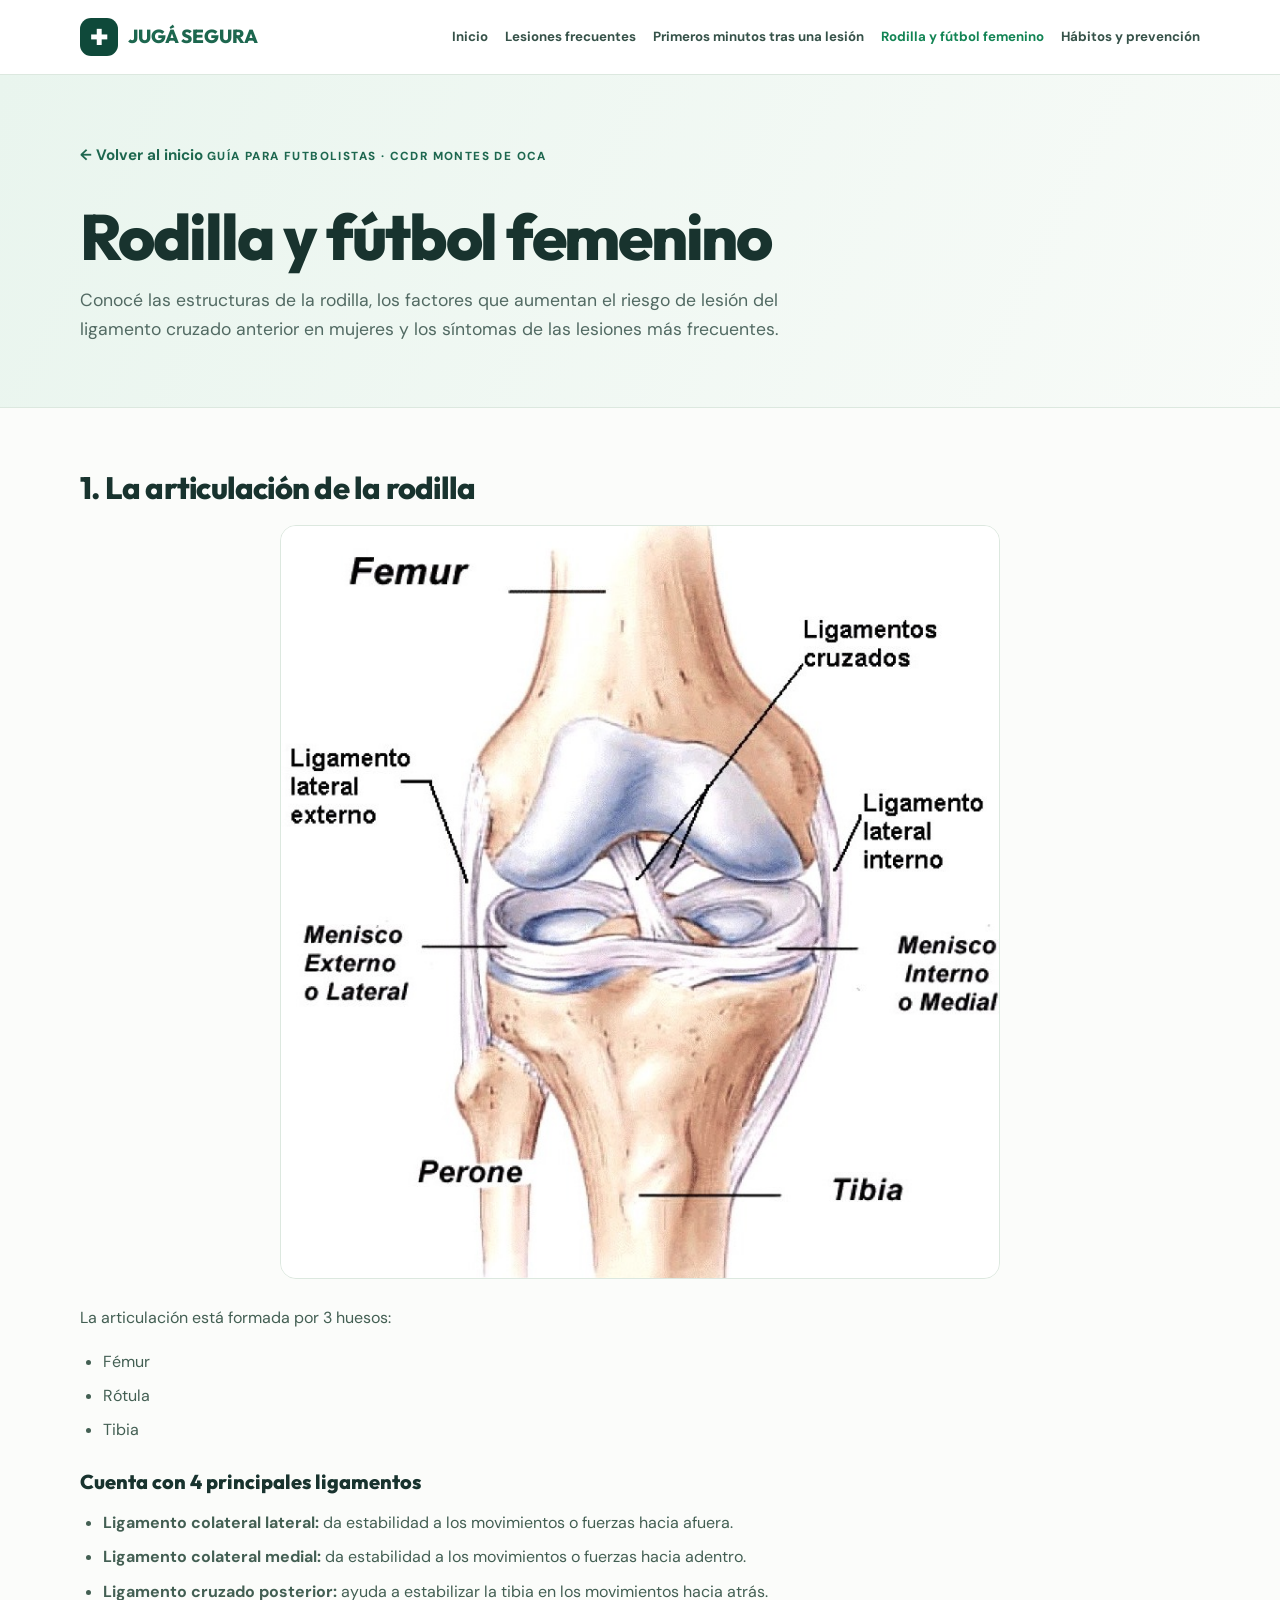
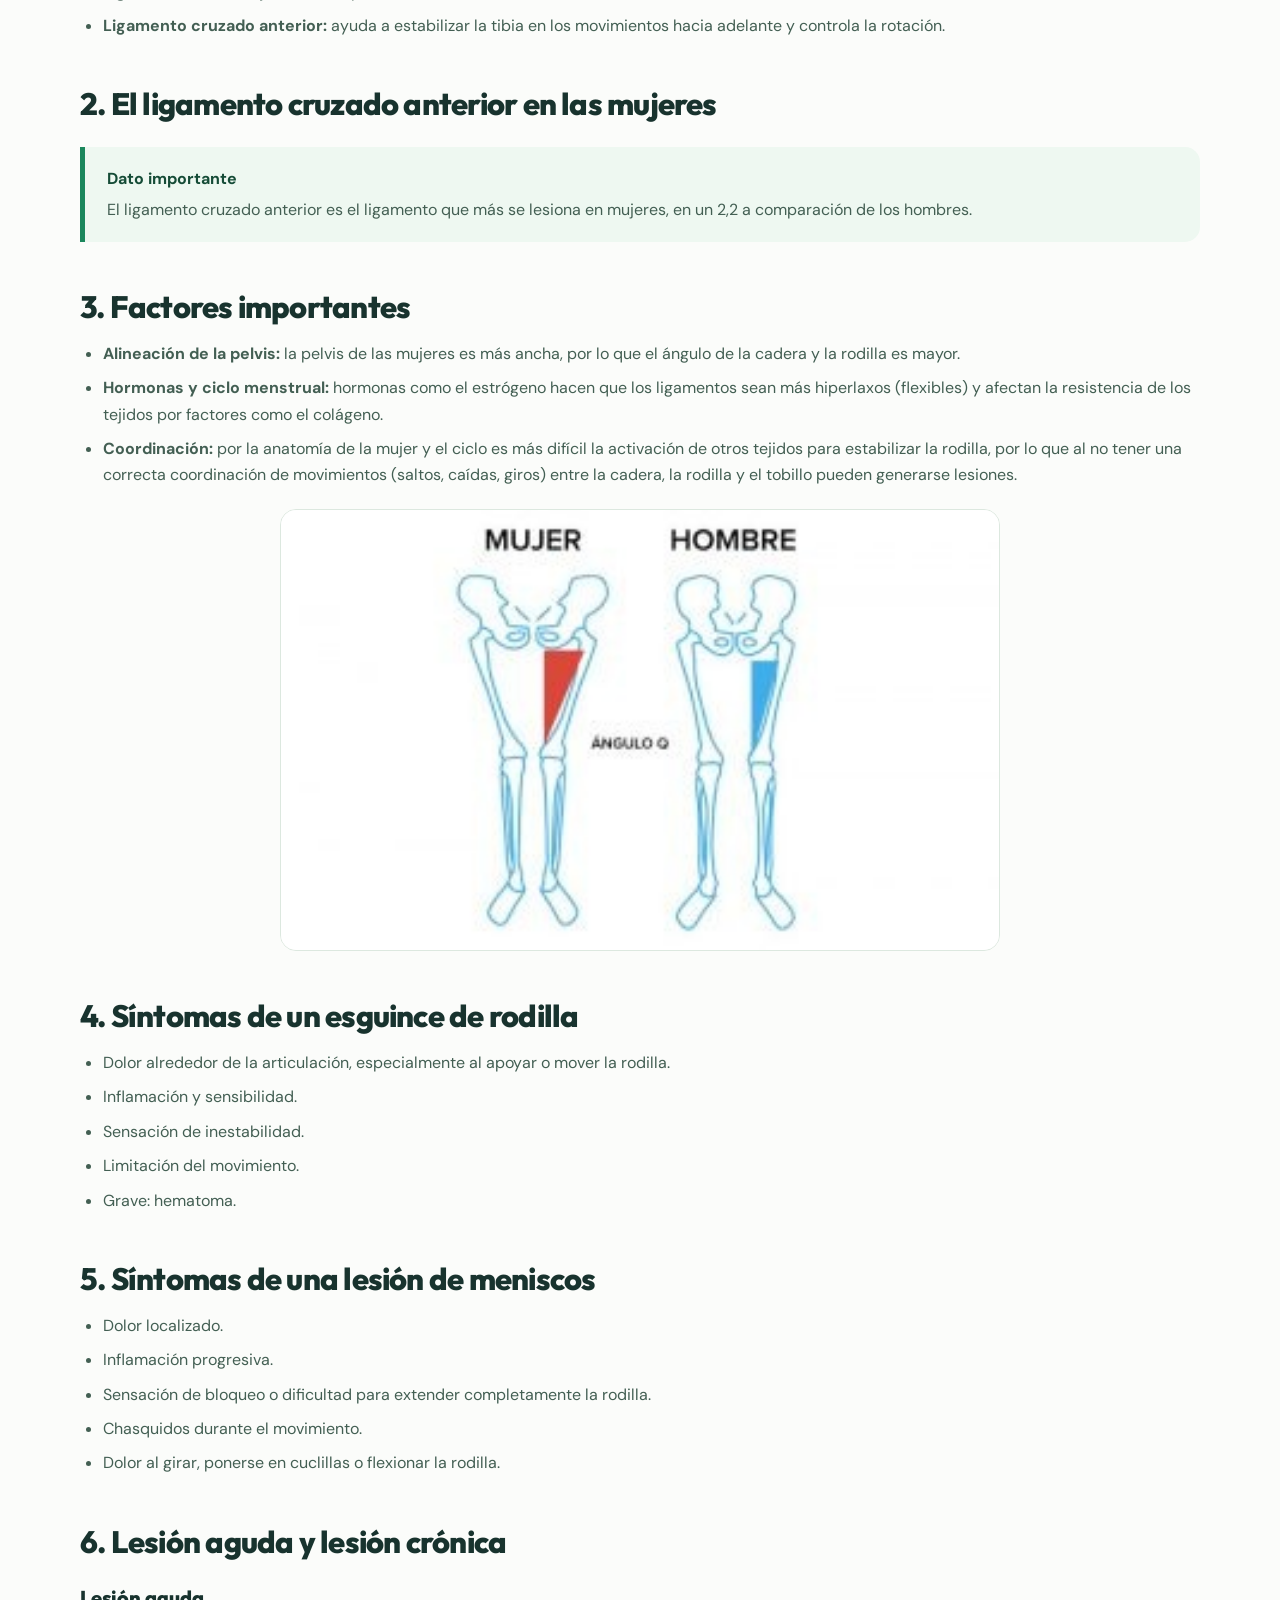
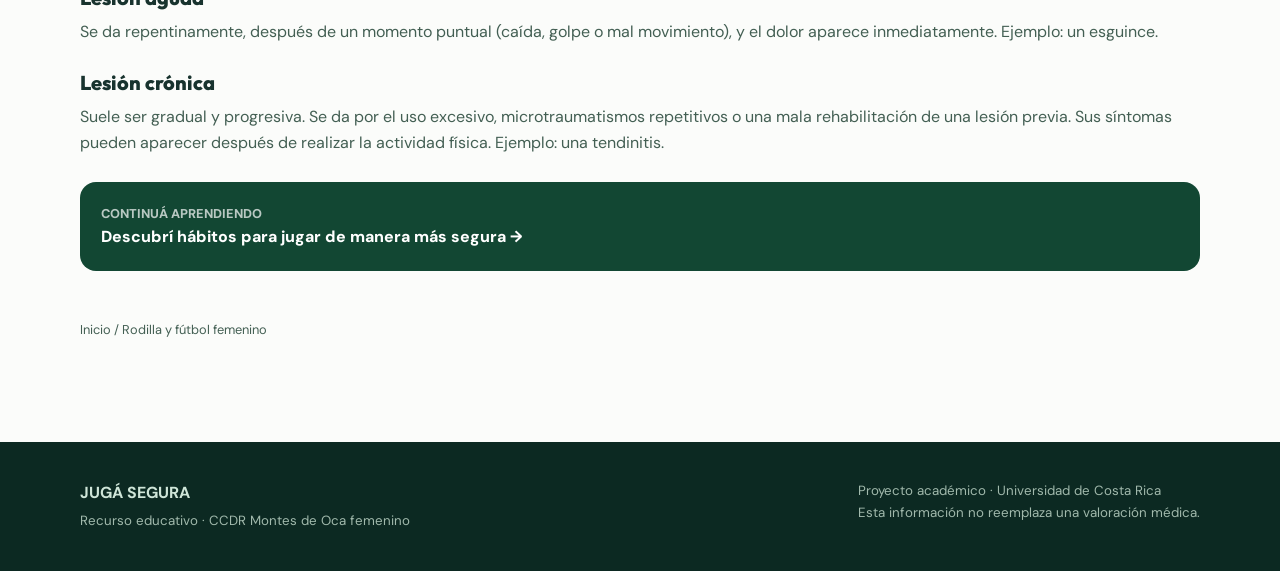
<file: riesgo-rodilla.html>
<!doctype html>
<html lang="es">
  <head>
    <meta charset="UTF-8" />
    <meta name="viewport" content="width=device-width,initial-scale=1" />
    <meta
      name="description"
      content="Conocé las estructuras de la rodilla, los factores que aumentan el riesgo de lesión del ligamento cruzado anterior en mujeres y los síntomas de las lesiones más frecuentes."
    />
    <title>Rodilla y fútbol femenino | Jugá Segura</title>
    <link rel="stylesheet" href="styles.css" />
  </head>
  <body>
    <header class="site-header">
      <div class="shell topbar">
        <a class="logo" href="index.html"
          ><span class="logo-mark">✚</span><span>JUGÁ <span>SEGURA</span></span></a
        >
        <nav aria-label="Navegación principal" class="desktop-nav">
          <a href="index.html">Inicio</a><a class="" href="lesiones.html">Lesiones frecuentes</a
          ><a class="" href="primeros-auxilios.html">Primeros minutos tras una lesión</a
          ><a class="active" href="riesgo-rodilla.html">Rodilla y fútbol femenino</a
          ><a class="" href="prevencion.html">Hábitos y prevención</a
          ><!-- TALLER OCULTO: <a class="" href="vendajes.html">Taller de vendajes</a> -->
        </nav>
      </div>
      <nav aria-label="Menú móvil" class="shell menu-links">
        <a href="index.html">Inicio</a><a href="lesiones.html">Lesiones frecuentes</a
        ><a href="primeros-auxilios.html">Primeros minutos tras una lesión</a
        ><a href="riesgo-rodilla.html">Rodilla y fútbol femenino</a
        ><a href="prevencion.html">Hábitos y prevención</a
        ><!-- TALLER OCULTO: <a href="vendajes.html">Taller de vendajes</a> -->
      </nav>
    </header>
    <section class="page-hero">
      <div class="shell">
        <a class="back-home" href="index.html">← Volver al inicio</a>
        <div class="eyebrow dark">GUÍA PARA FUTBOLISTAS · CCDR MONTES DE OCA</div>
        <h1>Rodilla y fútbol femenino</h1>
        <p>
          Conocé las estructuras de la rodilla, los factores que aumentan el riesgo de lesión del
          ligamento cruzado anterior en mujeres y los síntomas de las lesiones más frecuentes.
        </p>
      </div>
    </section>
    <main class="shell page-body">
      <article class="article">
        <section class="content-section" id="articulacion">
          <h2>1. La articulación de la rodilla</h2>
          <img src="articulacion.jpeg" alt="Articulación de la rodilla" class="metodo-img" />
          <p>La articulación está formada por 3 huesos:</p>
          <ul>
            <li>Fémur</li>
            <li>Rótula</li>
            <li>Tibia</li>
          </ul>
          <h3>Cuenta con 4 principales ligamentos</h3>
          <ul>
            <li>
              <strong>Ligamento colateral lateral:</strong> da estabilidad a los movimientos o
              fuerzas hacia afuera.
            </li>
            <li>
              <strong>Ligamento colateral medial:</strong> da estabilidad a los movimientos o
              fuerzas hacia adentro.
            </li>
            <li>
              <strong>Ligamento cruzado posterior:</strong> ayuda a estabilizar la tibia en los
              movimientos hacia atrás.
            </li>
            <li>
              <strong>Ligamento cruzado anterior:</strong> ayuda a estabilizar la tibia en los
              movimientos hacia adelante y controla la rotación.
            </li>
          </ul>
        </section>
        <section class="content-section" id="riesgo">
          <h2>2. El ligamento cruzado anterior en las mujeres</h2>
          <div class="callout">
            <strong>Dato importante</strong>
            <p>
              El ligamento cruzado anterior es el ligamento que más se lesiona en mujeres, en un
              2,2 a comparación de los hombres.
            </p>
          </div>
        </section>
        <section class="content-section" id="factores">
          <h2>3. Factores importantes</h2>
          <ul>
            <li>
              <strong>Alineación de la pelvis:</strong> la pelvis de las mujeres es más ancha, por
              lo que el ángulo de la cadera y la rodilla es mayor.
            </li>
            <li>
              <strong>Hormonas y ciclo menstrual:</strong> hormonas como el estrógeno hacen que los
              ligamentos sean más hiperlaxos (flexibles) y afectan la resistencia de los tejidos
              por factores como el colágeno.
            </li>
            <li>
              <strong>Coordinación:</strong> por la anatomía de la mujer y el ciclo es más difícil
              la activación de otros tejidos para estabilizar la rodilla, por lo que al no tener
              una correcta coordinación de movimientos (saltos, caídas, giros) entre la cadera, la
              rodilla y el tobillo pueden generarse lesiones.
            </li>
          </ul>
          <img src="factores.jpeg" alt="Factores importantes" class="metodo-img" />
        </section>
        <section class="content-section" id="esguince-rodilla">
          <h2>4. Síntomas de un esguince de rodilla</h2>
          <ul>
            <li>Dolor alrededor de la articulación, especialmente al apoyar o mover la rodilla.</li>
            <li>Inflamación y sensibilidad.</li>
            <li>Sensación de inestabilidad.</li>
            <li>Limitación del movimiento.</li>
            <li>Grave: hematoma.</li>
          </ul>
        </section>
        <section class="content-section" id="meniscos">
          <h2>5. Síntomas de una lesión de meniscos</h2>
          <ul>
            <li>Dolor localizado.</li>
            <li>Inflamación progresiva.</li>
            <li>
              Sensación de bloqueo o dificultad para extender completamente la rodilla.
            </li>
            <li>Chasquidos durante el movimiento.</li>
            <li>Dolor al girar, ponerse en cuclillas o flexionar la rodilla.</li>
          </ul>
        </section>
        <section class="content-section" id="tipos">
          <h2>6. Lesión aguda y lesión crónica</h2>
          <h3>Lesión aguda</h3>
          <p>
            Se da repentinamente, después de un momento puntual (caída, golpe o mal movimiento), y
            el dolor aparece inmediatamente. Ejemplo: un esguince.
          </p>
          <h3>Lesión crónica</h3>
          <p>
            Suele ser gradual y progresiva. Se da por el uso excesivo, microtraumatismos repetitivos
            o una mala rehabilitación de una lesión previa. Sus síntomas pueden aparecer después de
            realizar la actividad física. Ejemplo: una tendinitis.
          </p>
         
          <a class="next-link" href="prevencion.html"
            ><span>CONTINUÁ APRENDIENDO</span>Descubrí hábitos para jugar de manera más segura
            →</a
          >
        </section>
        <p class="site-map"><a href="index.html">Inicio</a> / Rodilla y fútbol femenino</p>
      </article>
    </main>
    <footer class="footer">
      <div class="shell footer-grid">
        <div>
          <strong>JUGÁ SEGURA</strong><br /><small
            >Recurso educativo · CCDR Montes de Oca femenino</small
          >
        </div>
        <small
          >Proyecto académico · Universidad de Costa Rica<br />Esta información no reemplaza una
          valoración médica.</small
        >
      </div>
    </footer>
  </body>
</html>
</file>
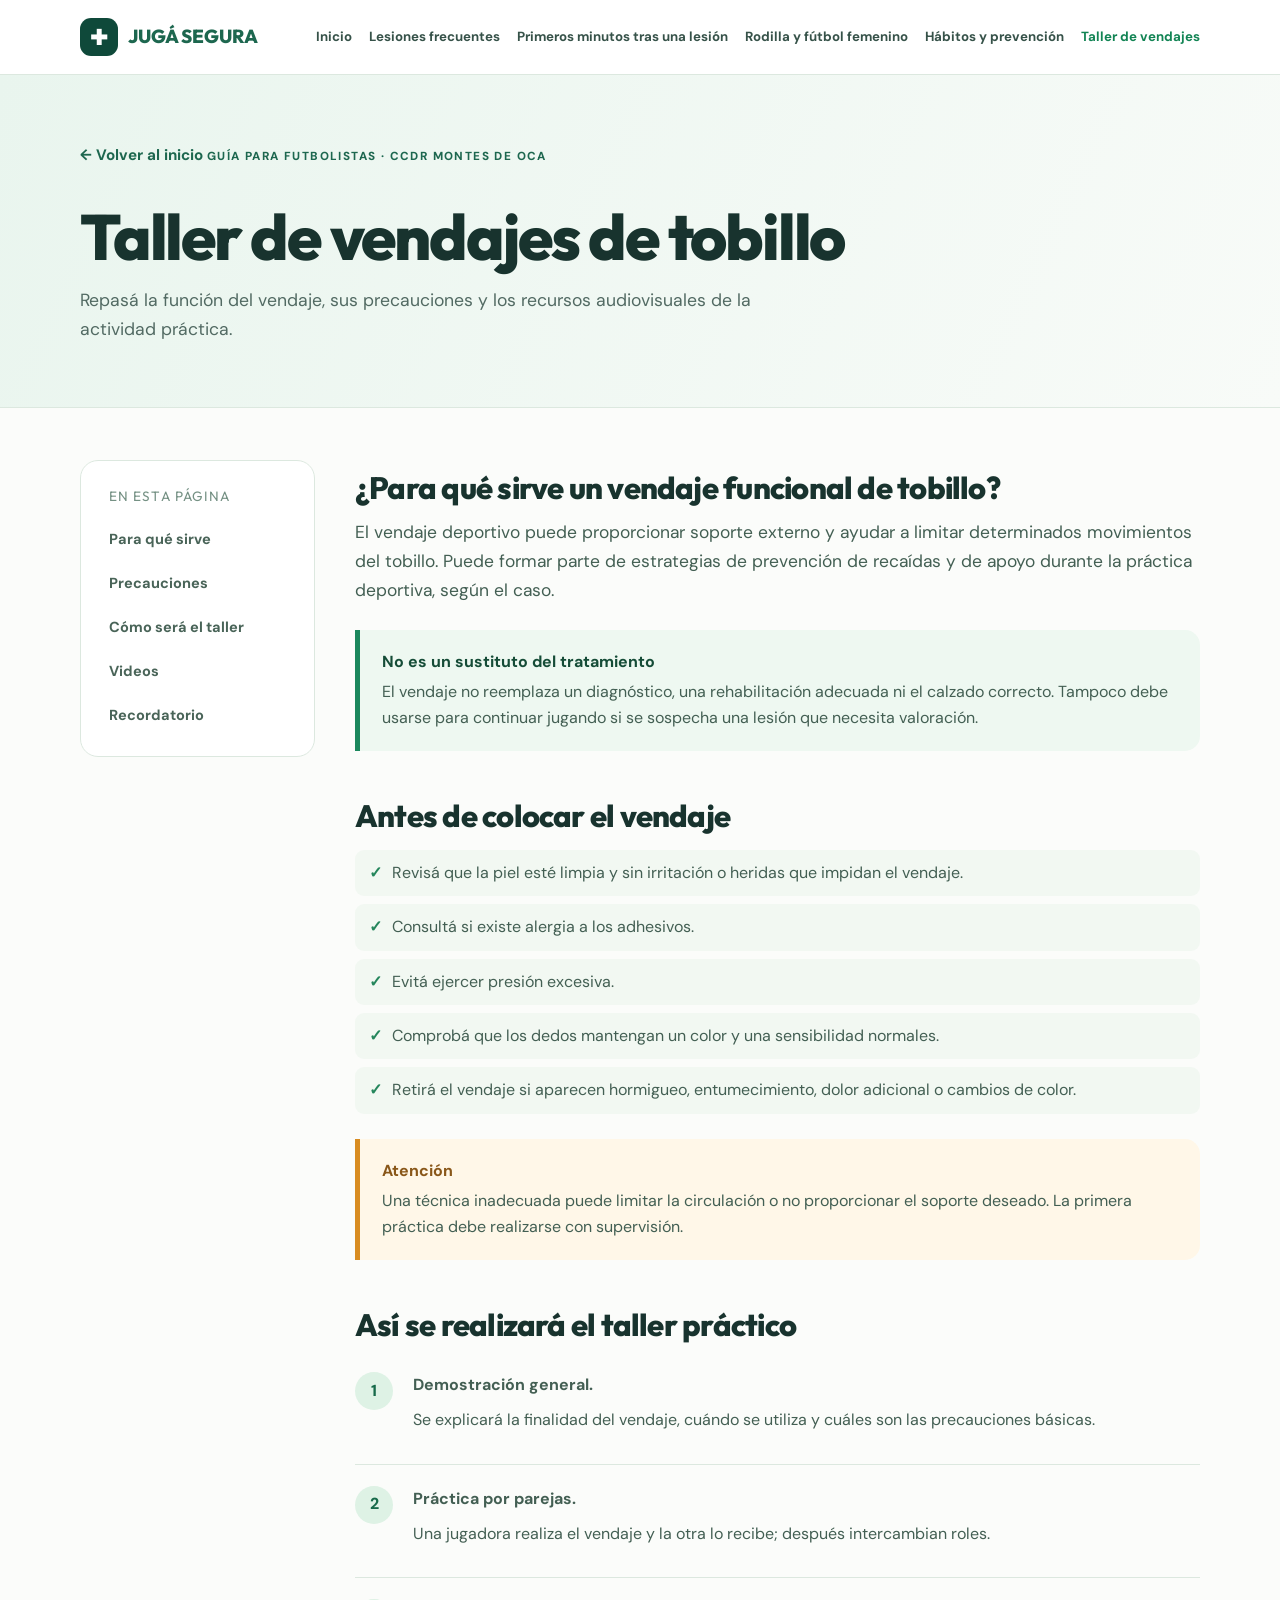
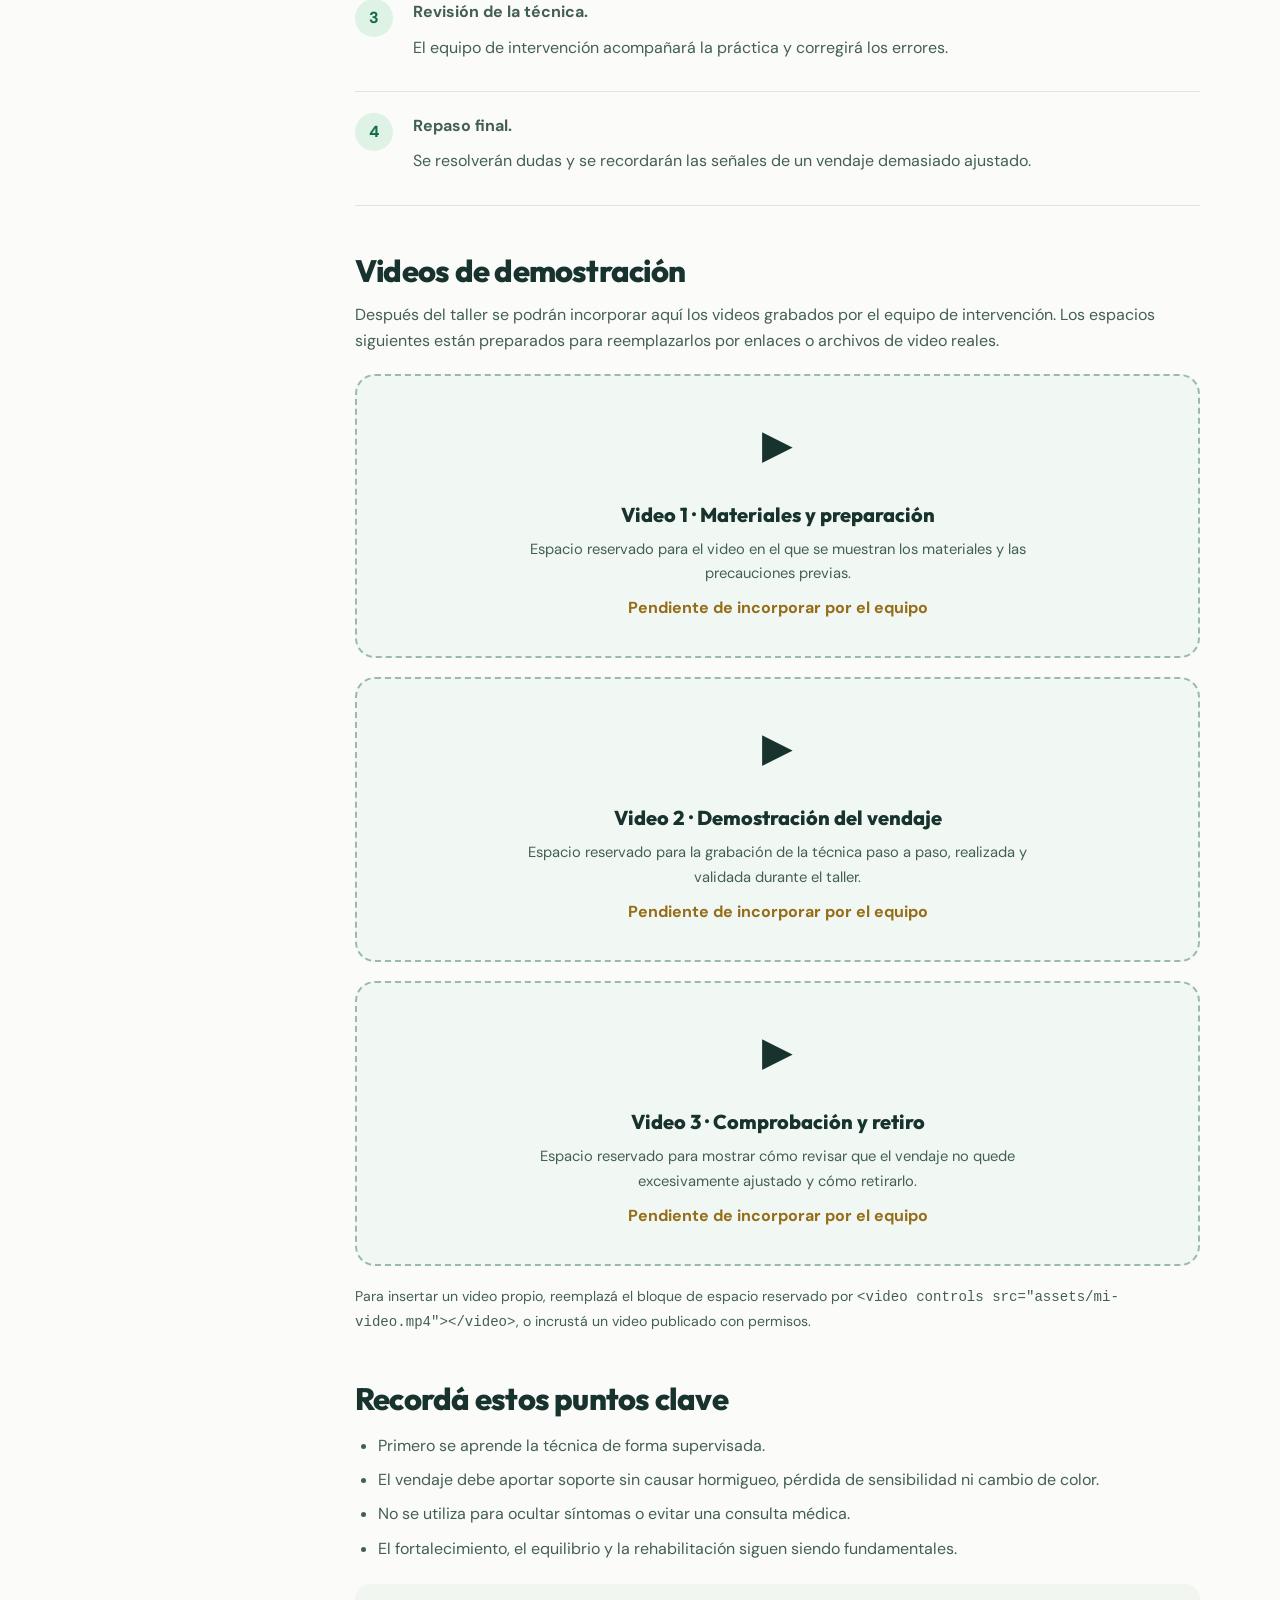
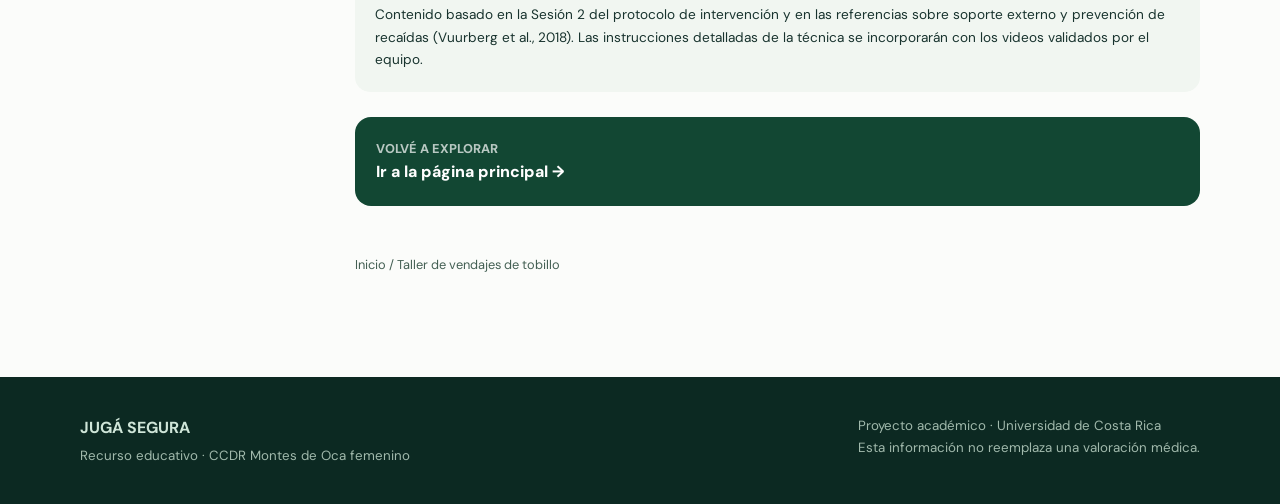
<file: vendajes.html>
<!doctype html>
<html lang="es">
  <head>
    <meta charset="UTF-8" />
    <meta name="viewport" content="width=device-width,initial-scale=1" />
    <meta
      name="description"
      content="Repasá la función del vendaje, sus precauciones y los recursos audiovisuales de la actividad práctica."
    />
    <title>Taller de vendajes de tobillo | Jugá Segura</title>
    <link rel="stylesheet" href="styles.css" />
  </head>
  <body>
    <header class="site-header">
      <div class="shell topbar">
        <a class="logo" href="index.html"
          ><span class="logo-mark">✚</span><span>JUGÁ <span>SEGURA</span></span></a
        >
        <nav aria-label="Navegación principal" class="desktop-nav">
          <a href="index.html">Inicio</a><a class="" href="lesiones.html">Lesiones frecuentes</a
          ><a class="" href="primeros-auxilios.html">Primeros minutos tras una lesión</a
          ><a class="" href="riesgo-rodilla.html">Rodilla y fútbol femenino</a
          ><a class="" href="prevencion.html">Hábitos y prevención</a
          ><a class="active" href="vendajes.html">Taller de vendajes</a>
        </nav>
      </div>
      <nav aria-label="Menú móvil" class="shell menu-links">
        <a href="index.html">Inicio</a><a href="lesiones.html">Lesiones frecuentes</a
        ><a href="primeros-auxilios.html">Primeros minutos tras una lesión</a
        ><a href="riesgo-rodilla.html">Rodilla y fútbol femenino</a
        ><a href="prevencion.html">Hábitos y prevención</a
        ><a href="vendajes.html">Taller de vendajes</a>
      </nav>
    </header>
    <section class="page-hero">
      <div class="shell">
        <a class="back-home" href="index.html">← Volver al inicio</a>
        <div class="eyebrow dark">GUÍA PARA FUTBOLISTAS · CCDR MONTES DE OCA</div>
        <h1>Taller de vendajes de tobillo</h1>
        <p>
          Repasá la función del vendaje, sus precauciones y los recursos audiovisuales de la
          actividad práctica.
        </p>
      </div>
    </section>
    <main class="shell page-body">
      <div class="layout">
        <aside class="sidebar" aria-label="Contenido de la sección">
          <strong>En esta página</strong><a href="#funcion">Para qué sirve</a
          ><a href="#precauciones">Precauciones</a><a href="#taller">Cómo será el taller</a
          ><a href="#videos">Videos</a><a href="#recordatorio">Recordatorio</a>
        </aside>
        <article class="article">
          <section class="content-section" id="funcion">
            <h2>¿Para qué sirve un vendaje funcional de tobillo?</h2>
            <p class="lead">
              El vendaje deportivo puede proporcionar soporte externo y ayudar a limitar
              determinados movimientos del tobillo. Puede formar parte de estrategias de prevención
              de recaídas y de apoyo durante la práctica deportiva, según el caso.
            </p>
            <div class="callout">
              <strong>No es un sustituto del tratamiento</strong>
              <p>
                El vendaje no reemplaza un diagnóstico, una rehabilitación adecuada ni el calzado
                correcto. Tampoco debe usarse para continuar jugando si se sospecha una lesión que
                necesita valoración.
              </p>
            </div>
          </section>
          <section class="content-section" id="precauciones">
            <h2>Antes de colocar el vendaje</h2>
            <ul class="check-list">
              <li>
                Revisá que la piel esté limpia y sin irritación o heridas que impidan el vendaje.
              </li>
              <li>Consultá si existe alergia a los adhesivos.</li>
              <li>Evitá ejercer presión excesiva.</li>
              <li>Comprobá que los dedos mantengan un color y una sensibilidad normales.</li>
              <li>
                Retirá el vendaje si aparecen hormigueo, entumecimiento, dolor adicional o cambios
                de color.
              </li>
            </ul>
            <div class="callout warn">
              <strong>Atención</strong>
              <p>
                Una técnica inadecuada puede limitar la circulación o no proporcionar el soporte
                deseado. La primera práctica debe realizarse con supervisión.
              </p>
            </div>
          </section>
          <section class="content-section" id="taller">
            <h2>Así se realizará el taller práctico</h2>
            <ol class="step-list">
              <li>
                <div>
                  <strong>Demostración general.</strong>
                  <p>
                    Se explicará la finalidad del vendaje, cuándo se utiliza y cuáles son las
                    precauciones básicas.
                  </p>
                </div>
              </li>
              <li>
                <div>
                  <strong>Práctica por parejas.</strong>
                  <p>
                    Una jugadora realiza el vendaje y la otra lo recibe; después intercambian roles.
                  </p>
                </div>
              </li>
              <li>
                <div>
                  <strong>Revisión de la técnica.</strong>
                  <p>El equipo de intervención acompañará la práctica y corregirá los errores.</p>
                </div>
              </li>
              <li>
                <div>
                  <strong>Repaso final.</strong>
                  <p>
                    Se resolverán dudas y se recordarán las señales de un vendaje demasiado
                    ajustado.
                  </p>
                </div>
              </li>
            </ol>
          </section>
          <section class="content-section" id="videos">
            <h2>Videos de demostración</h2>
            <p>
              Después del taller se podrán incorporar aquí los videos grabados por el equipo de
              intervención. Los espacios siguientes están preparados para reemplazarlos por enlaces
              o archivos de video reales.
            </p>
            <div class="placeholder">
              <span class="play">▶</span>
              <h3>Video 1 · Materiales y preparación</h3>
              <p>
                Espacio reservado para el video en el que se muestran los materiales y las
                precauciones previas.
              </p>
              <div class="video-note">Pendiente de incorporar por el equipo</div>
            </div>
            <div class="placeholder">
              <span class="play">▶</span>
              <h3>Video 2 · Demostración del vendaje</h3>
              <p>
                Espacio reservado para la grabación de la técnica paso a paso, realizada y validada
                durante el taller.
              </p>
              <div class="video-note">Pendiente de incorporar por el equipo</div>
            </div>
            <div class="placeholder">
              <span class="play">▶</span>
              <h3>Video 3 · Comprobación y retiro</h3>
              <p>
                Espacio reservado para mostrar cómo revisar que el vendaje no quede excesivamente
                ajustado y cómo retirarlo.
              </p>
              <div class="video-note">Pendiente de incorporar por el equipo</div>
            </div>
            <p class="small">
              Para insertar un video propio, reemplazá el bloque de espacio reservado por
              <code>&lt;video controls src="assets/mi-video.mp4"&gt;&lt;/video&gt;</code>, o
              incrustá un video publicado con permisos.
            </p>
          </section>
          <section class="content-section" id="recordatorio">
            <h2>Recordá estos puntos clave</h2>
            <ul>
              <li>Primero se aprende la técnica de forma supervisada.</li>
              <li>
                El vendaje debe aportar soporte sin causar hormigueo, pérdida de sensibilidad ni
                cambio de color.
              </li>
              <li>No se utiliza para ocultar síntomas o evitar una consulta médica.</li>
              <li>
                El fortalecimiento, el equilibrio y la rehabilitación siguen siendo fundamentales.
              </li>
            </ul>
            <div class="source">
              Contenido basado en la Sesión 2 del protocolo de intervención y en las referencias
              sobre soporte externo y prevención de recaídas (Vuurberg et al., 2018). Las
              instrucciones detalladas de la técnica se incorporarán con los videos validados por el
              equipo.
            </div>
            <a class="next-link" href="index.html"
              ><span>VOLVÉ A EXPLORAR</span>Ir a la página principal →</a
            >
          </section>
          <p class="site-map"><a href="index.html">Inicio</a> / Taller de vendajes de tobillo</p>
        </article>
      </div>
    </main>
    <footer class="footer">
      <div class="shell footer-grid">
        <div>
          <strong>JUGÁ SEGURA</strong><br /><small
            >Recurso educativo · CCDR Montes de Oca femenino</small
          >
        </div>
        <small
          >Proyecto académico · Universidad de Costa Rica<br />Esta información no reemplaza una
          valoración médica.</small
        >
      </div>
    </footer>
  </body>
</html>
</file>
<file: styles.css>
@import url("https://fonts.googleapis.com/css2?family=DM+Sans:wght@400;500;600;700&family=Outfit:wght@400;500;600;700;800&display=swap");
:root {
  --ink: #18332e;
  --muted: #526a63;
  --green: #1d674f;
  --green2: #0f493a;
  --mint: #ddf5e7;
  --sand: #f5f8f4;
  --line: #dce8df;
  --white: #fff;
  --warning: #fff3db;
}
* {
  box-sizing: border-box;
}
html {
  scroll-behavior: smooth;
}
body {
  margin: 0;
  font-family: "DM Sans", Arial, sans-serif;
  color: var(--ink);
  background: #fbfcfa;
  line-height: 1.65;
}
a {
  color: inherit;
  text-decoration: none;
}
a:hover {
  text-decoration: none;
}
button {
  font: inherit;
}
.shell {
  width: min(1120px, calc(100% - 44px));
  margin-inline: auto;
}
.site-header {
  position: sticky;
  top: 0;
  z-index: 10;
  background: #ffffffed;
  backdrop-filter: blur(14px);
  border-bottom: 1px solid var(--line);
}
.topbar {
  min-height: 74px;
  display: flex;
  align-items: center;
  justify-content: space-between;
  gap: 22px;
}
.logo {
  display: flex;
  align-items: center;
  gap: 10px;
  font-family: Outfit, Arial, sans-serif;
  font-weight: 800;
  font-size: 1.18rem;
  white-space: nowrap;
}
.logo-mark {
  background: var(--green2);
  color: white;
  border-radius: 11px;
  display: grid;
  place-items: center;
  width: 38px;
  height: 38px;
  font-size: 1.3rem;
}
.logo span:last-child {
  color: var(--green);
}
.desktop-nav {
  display: flex;
  align-items: center;
  gap: 17px;
  font-size: 0.83rem;
  font-weight: 700;
}
.desktop-nav a {
  color: #365249;
}
.desktop-nav a:hover,
.desktop-nav a.active {
  color: #128454;
}
.menu-links {
  display: none;
}
.back-home {
  display: inline-flex;
  gap: 8px;
  align-items: center;
  font-weight: 700;
  color: var(--green);
  font-size: 0.95rem;
  margin-bottom: 22px;
}
.hero {
  min-height: 565px;
  background:
    linear-gradient(
      90deg,
      rgba(7, 31, 27, 0.94) 0%,
      rgba(8, 35, 29, 0.88) 45%,
      rgba(8, 35, 29, 0.14) 100%
    ),
    url("assets/campo.svg") center/cover;
  display: flex;
  align-items: center;
  color: white;
  overflow: hidden;
}
.hero .shell {
  padding-block: 90px;
}
.eyebrow {
  display: inline-flex;
  align-items: center;
  gap: 8px;
  letter-spacing: 0.12em;
  text-transform: uppercase;
  font-weight: 800;
  font-size: 0.73rem;
  color: #a6e4c6;
}
.hero h1 {
  font:
    800 clamp(2.9rem, 6.5vw, 5.65rem)/1.03 Outfit,
    Arial,
    sans-serif;
  letter-spacing: -0.045em;
  max-width: 720px;
  margin: 19px 0;
}
.hero h1 em {
  font-style: normal;
  color: #9be2b7;
}
.hero p {
  max-width: 570px;
  color: #deeee4;
  font-size: 1.12rem;
}
.cta {
  display: inline-flex;
  align-items: center;
  justify-content: center;
  gap: 9px;
  border-radius: 99px;
  background: #b7efc7;
  color: #123c2a;
  font-weight: 800;
  padding: 13px 23px;
  margin-top: 18px;
  transition: 0.18s;
}
.cta:hover {
  transform: translateY(-2px);
  background: #d4fbdc;
}
.cta.outline {
  background: transparent;
  border: 1px solid #9cbdab;
  color: white;
  margin-left: 10px;
}
.eyebrow.dark {
  color: var(--green);
}
.intro {
  padding: 78px 0 34px;
}
.section-heading {
  max-width: 730px;
  margin-bottom: 32px;
}
.section-heading h2,
.content-section h2 {
  font:
    800 clamp(1.8rem, 3.3vw, 2.55rem)/1.13 Outfit,
    Arial,
    sans-serif;
  letter-spacing: -0.025em;
  margin: 11px 0 13px;
}
.section-heading p {
  font-size: 1.07rem;
  color: var(--muted);
}
.intro-panel {
  display: grid;
  grid-template-columns: 1.25fr 0.75fr;
  gap: 35px;
  align-items: center;
  background: #e7f4eb;
  border-radius: 24px;
  padding: 36px;
}
.intro-panel h2 {
  font: 800 1.75rem Outfit;
  margin: 0 0 12px;
}
.intro-panel p {
  margin: 0;
  color: #466156;
}
.panel-chip {
  background: #fff;
  border-radius: 17px;
  padding: 20px;
  box-shadow: 0 10px 25px #123c2a10;
}
.panel-chip strong {
  display: block;
  color: var(--green);
  font: 800 1.2rem Outfit;
}
.panel-chip span {
  display: block;
  font-size: 0.9rem;
}
.topics {
  padding: 70px 0 90px;
}
.card-grid {
  display: grid;
  grid-template-columns: repeat(3, 1fr);
  gap: 20px;
}
.topic-card {
  display: flex;
  flex-direction: column;
  gap: 12px;
  border: 1px solid var(--line);
  background: #fff;
  padding: 26px;
  border-radius: 22px;
  min-height: 270px;
  box-shadow: 0 7px 28px #123a2410;
  transition: 0.2s;
}
.topic-card:hover {
  transform: translateY(-5px);
  border-color: #94cfaa;
  box-shadow: 0 16px 33px #123a241b;
}
.topic-card .number {
  font: 0.8rem Outfit;
  font-weight: 700;
  color: #659b7c;
}
.topic-card .emoji {
  font-size: 2rem;
  background: #e5f5e9;
  width: 60px;
  height: 60px;
  display: grid;
  place-items: center;
  border-radius: 17px;
}
.topic-card h3 {
  font: 800 1.32rem/1.2 Outfit;
  margin: 4px 0 0;
}
.topic-card p {
  font-size: 0.93rem;
  color: var(--muted);
  margin: 0;
  flex: 1;
}
.topic-card .go {
  font-size: 0.91rem;
  color: var(--green);
  font-weight: 800;
}
.info-strip {
  background: #133e32;
  color: white;
  padding: 44px 0;
}
.info-strip .shell {
  display: flex;
  align-items: center;
  justify-content: space-between;
  gap: 25px;
}
.info-strip h2 {
  font: 800 1.8rem Outfit;
  margin: 0 0 6px;
}
.info-strip p {
  max-width: 660px;
  color: #d0e7d9;
  margin: 0;
}
.footer {
  background: #0c2922;
  color: #cfe5d8;
  padding: 38px 0;
}
.footer-grid {
  display: flex;
  justify-content: space-between;
  gap: 30px;
}
.footer small {
  color: #a1b9ac;
}
.page-hero {
  background: linear-gradient(115deg, #e9f5ee, #f8fbf8);
  border-bottom: 1px solid var(--line);
  padding: 67px 0 62px;
}
.page-hero h1 {
  font: 800 clamp(2.4rem, 5vw, 4rem)/1.1 Outfit;
  margin: 12px 0 14px;
  letter-spacing: -0.035em;
  max-width: 850px;
}
.page-hero p {
  max-width: 740px;
  color: var(--muted);
  font-size: 1.1rem;
  margin: 0;
}
.page-body {
  padding: 52px 0 85px;
}
.layout {
  display: grid;
  grid-template-columns: 235px minmax(0, 1fr);
  gap: 40px;
  align-items: start;
}
.sidebar {
  position: sticky;
  top: 105px;
  border: 1px solid var(--line);
  border-radius: 18px;
  padding: 18px;
  background: white;
}
.sidebar strong {
  display: block;
  font: 0.85rem Outfit;
  color: #759184;
  letter-spacing: 0.08em;
  text-transform: uppercase;
  padding: 8px 10px 13px;
}
.sidebar a {
  display: block;
  padding: 10px;
  border-radius: 10px;
  color: #496458;
  font-size: 0.91rem;
  font-weight: 700;
}
.sidebar a:hover {
  background: #eaf5ee;
  color: var(--green);
}
.article {
  min-width: 0;
}
.content-section {
  scroll-margin-top: 110px;
  margin-bottom: 48px;
}
.content-section h2 {
  font-size: 1.93rem;
}
.content-section h3 {
  font: 800 1.25rem Outfit;
  margin: 25px 0 9px;
}
.article p {
  color: #435f53;
  margin: 9px 0 17px;
}
.article ul,
.article ol {
  padding-left: 23px;
  color: #435f53;
}
.article li {
  margin: 8px 0;
}
.lead {
  font-size: 1.09rem;
}
.callout {
  border-left: 5px solid #1b875c;
  background: #eef8f1;
  border-radius: 0 15px 15px 0;
  padding: 19px 22px;
  margin: 25px 0;
}
.callout.warn {
  border-color: #d88c21;
  background: #fff7e8;
}
.callout strong {
  display: block;
  margin-bottom: 4px;
  color: #154c37;
}
.callout.warn strong {
  color: #895719;
}
.callout p {
  margin: 0;
}
.tiles {
  display: grid;
  grid-template-columns: repeat(2, 1fr);
  gap: 15px;
  margin: 20px 0;
}
.tile {
  background: white;
  border: 1px solid var(--line);
  border-radius: 17px;
  padding: 20px;
}
.tile .icon {
  font-size: 1.65rem;
}
.tile h3 {
  margin: 8px 0 5px;
}
.tile p {
  margin: 0;
  font-size: 0.94rem;
}
.step-list {
  list-style: none !important;
  padding: 0 !important;
  counter-reset: step;
}
.step-list li {
  counter-increment: step;
  display: grid;
  grid-template-columns: 42px 1fr;
  gap: 16px;
  padding: 13px 0;
  border-bottom: 1px solid var(--line);
}
.step-list li:before {
  content: counter(step);
  width: 38px;
  height: 38px;
  background: #def2e5;
  color: #176a4a;
  border-radius: 50%;
  display: grid;
  place-items: center;
  font-weight: 800;
}
.letters {
  display: grid;
  grid-template-columns: repeat(2, 1fr);
  gap: 13px;
  margin: 20px 0;
}
.letter {
  padding: 20px;
  border: 1px solid var(--line);
  border-radius: 15px;
  background: #fff;
}
.letter b {
  display: inline-grid;
  place-items: center;
  background: var(--green);
  color: white;
  width: 39px;
  height: 39px;
  border-radius: 12px;
  font-size: 1.2rem;
  margin-right: 8px;
}
.letter strong {
  font-size: 1.04rem;
}
.letter p {
  margin: 10px 0 0;
  font-size: 0.92rem;
}
.placeholder {
  border: 2px dashed #9abbab;
  background: #f1f8f3;
  border-radius: 20px;
  padding: 35px;
  text-align: center;
  margin: 19px 0;
}
.placeholder .play {
  font-size: 2.5rem;
  display: block;
}
.placeholder p {
  max-width: 520px;
  margin: 10px auto;
  font-size: 0.92rem;
}
.source {
  font-size: 0.85rem;
  background: #f1f6f1;
  border-radius: 15px;
  padding: 20px;
  margin-top: 22px;
}
.source a {
  text-decoration: underline;
  color: var(--green);
}
.next-link {
  display: block;
  border-radius: 16px;
  background: #124733;
  color: white;
  padding: 21px;
  margin-top: 25px;
  font-weight: 800;
}
.next-link span {
  display: block;
  font-size: 0.8rem;
  opacity: 0.7;
}
.site-map {
  font-size: 0.8rem;
  color: #789085;
  margin: 16px 0 0;
}
.video-note {
  font-weight: 700;
  color: #956c19;
}
.small {
  font-size: 0.88rem;
}
.check-list {
  list-style: none;
  padding: 0 !important;
}
.check-list li {
  padding: 10px 10px 10px 37px;
  position: relative;
  background: #f2f8f2;
  border-radius: 9px;
}
.check-list li:before {
  content: "✓";
  position: absolute;
  left: 14px;
  color: #25865c;
  font-weight: 900;
}
@media (max-width: 930px) {
  .desktop-nav {
    display: none;
  }
  .menu-links {
    display: flex;
    overflow-x: auto;
    gap: 15px;
    padding: 0 0 13px;
    font-size: 0.82rem;
    font-weight: 700;
  }
  .menu-links a {
    white-space: nowrap;
  }
  .topbar {
    min-height: 65px;
  }
  .layout {
    grid-template-columns: 1fr;
  }
  .sidebar {
    position: static;
    display: flex;
    overflow-x: auto;
    gap: 5px;
  }
  .sidebar strong {
    display: none;
  }
  .sidebar a {
    white-space: nowrap;
  }
  .hero {
    min-height: 510px;
  }
  .card-grid {
    grid-template-columns: repeat(2, 1fr);
  }
}
@media (max-width: 620px) {
  .shell {
    width: min(100% - 30px, 1120px);
  }
  .hero {
    min-height: 480px;
    background-position: 65% center;
  }
  .hero .shell {
    padding-block: 58px;
  }
  .hero h1 {
    font-size: 3rem;
  }
  .hero p {
    font-size: 1rem;
  }
  .cta.outline {
    margin: 10px 0 0;
  }
  .intro {
    padding-top: 50px;
  }
  .intro-panel {
    grid-template-columns: 1fr;
    padding: 25px;
  }
  .card-grid,
  .tiles,
  .letters {
    grid-template-columns: 1fr;
  }
  .topics {
    padding: 46px 0;
  }
  .info-strip .shell,
  .footer-grid {
    flex-direction: column;
  }
  .page-hero {
    padding: 42px 0;
  }
  .page-hero h1 {
    font-size: 2.5rem;
  }
  .page-body {
    padding-top: 27px;
  }
  .sidebar {
    padding: 10px;
  }
  .topic-card {
    min-height: 220px;
  }
}

/* Tablas de datos */
.table-wrap {
  overflow-x: auto;
  margin: 18px 0 24px;
  border: 1px solid var(--line);
  border-radius: 16px;
  background: #fff;
}
.data-table {
  width: 100%;
  border-collapse: collapse;
  font-size: 0.95rem;
}
.data-table th,
.data-table td {
  padding: 13px 18px;
  text-align: left;
  color: #435f53;
}
.data-table thead th {
  background: #e7f4eb;
  color: var(--green2);
  font: 800 0.88rem Outfit, Arial, sans-serif;
  letter-spacing: 0.04em;
  text-transform: uppercase;
}
.data-table tbody tr + tr {
  border-top: 1px solid var(--line);
}
.data-table tbody th {
  color: var(--ink);
  font-weight: 700;
  white-space: nowrap;
}

/* Imágenes de los métodos PEACE y LOVE */
.metodo-img {
  display: block;
  width: 100%;
  max-width: 720px;
  height: auto;
  margin: 20px auto 26px;
  border-radius: 16px;
  border: 1px solid var(--line);
}
@media (max-width: 930px) {
  .metodo-img {
    max-width: 560px;
  }
}
@media (max-width: 620px) {
  .metodo-img {
    max-width: 100%;
    margin: 16px 0 20px;
    border-radius: 12px;
  }
}@import url("https://fonts.googleapis.com/css2?family=DM+Sans:wght@400;500;600;700&family=Outfit:wght@400;500;600;700;800&display=swap");
:root {
  --ink: #18332e;
  --muted: #526a63;
  --green: #1d674f;
  --green2: #0f493a;
  --mint: #ddf5e7;
  --sand: #f5f8f4;
  --line: #dce8df;
  --white: #fff;
  --warning: #fff3db;
}
* {
  box-sizing: border-box;
}
html {
  scroll-behavior: smooth;
}
body {
  margin: 0;
  font-family: "DM Sans", Arial, sans-serif;
  color: var(--ink);
  background: #fbfcfa;
  line-height: 1.65;
}
a {
  color: inherit;
  text-decoration: none;
}
a:hover {
  text-decoration: none;
}
button {
  font: inherit;
}
.shell {
  width: min(1120px, calc(100% - 44px));
  margin-inline: auto;
}
.site-header {
  position: sticky;
  top: 0;
  z-index: 10;
  background: #ffffffed;
  backdrop-filter: blur(14px);
  border-bottom: 1px solid var(--line);
}
.topbar {
  min-height: 74px;
  display: flex;
  align-items: center;
  justify-content: space-between;
  gap: 22px;
}
.logo {
  display: flex;
  align-items: center;
  gap: 10px;
  font-family: Outfit, Arial, sans-serif;
  font-weight: 800;
  font-size: 1.18rem;
  white-space: nowrap;
}
.logo-mark {
  background: var(--green2);
  color: white;
  border-radius: 11px;
  display: grid;
  place-items: center;
  width: 38px;
  height: 38px;
  font-size: 1.3rem;
}
.logo span:last-child {
  color: var(--green);
}
.desktop-nav {
  display: flex;
  align-items: center;
  gap: 17px;
  font-size: 0.83rem;
  font-weight: 700;
}
.desktop-nav a {
  color: #365249;
}
.desktop-nav a:hover,
.desktop-nav a.active {
  color: #128454;
}
.menu-links {
  display: none;
}
.back-home {
  display: inline-flex;
  gap: 8px;
  align-items: center;
  font-weight: 700;
  color: var(--green);
  font-size: 0.95rem;
  margin-bottom: 22px;
}
.hero {
  min-height: 565px;
  background:
    linear-gradient(
      90deg,
      rgba(7, 31, 27, 0.94) 0%,
      rgba(8, 35, 29, 0.88) 45%,
      rgba(8, 35, 29, 0.14) 100%
    ),
    url("assets/campo.svg") center/cover;
  display: flex;
  align-items: center;
  color: white;
  overflow: hidden;
}
.hero .shell {
  padding-block: 90px;
}
.eyebrow {
  display: inline-flex;
  align-items: center;
  gap: 8px;
  letter-spacing: 0.12em;
  text-transform: uppercase;
  font-weight: 800;
  font-size: 0.73rem;
  color: #a6e4c6;
}
.hero h1 {
  font:
    800 clamp(2.9rem, 6.5vw, 5.65rem)/1.03 Outfit,
    Arial,
    sans-serif;
  letter-spacing: -0.045em;
  max-width: 720px;
  margin: 19px 0;
}
.hero h1 em {
  font-style: normal;
  color: #9be2b7;
}
.hero p {
  max-width: 570px;
  color: #deeee4;
  font-size: 1.12rem;
}
.cta {
  display: inline-flex;
  align-items: center;
  justify-content: center;
  gap: 9px;
  border-radius: 99px;
  background: #b7efc7;
  color: #123c2a;
  font-weight: 800;
  padding: 13px 23px;
  margin-top: 18px;
  transition: 0.18s;
}
.cta:hover {
  transform: translateY(-2px);
  background: #d4fbdc;
}
.cta.outline {
  background: transparent;
  border: 1px solid #9cbdab;
  color: white;
  margin-left: 10px;
}
.eyebrow.dark {
  color: var(--green);
}
.intro {
  padding: 78px 0 34px;
}
.section-heading {
  max-width: 730px;
  margin-bottom: 32px;
}
.section-heading h2,
.content-section h2 {
  font:
    800 clamp(1.8rem, 3.3vw, 2.55rem)/1.13 Outfit,
    Arial,
    sans-serif;
  letter-spacing: -0.025em;
  margin: 11px 0 13px;
}
.section-heading p {
  font-size: 1.07rem;
  color: var(--muted);
}
.intro-panel {
  display: grid;
  grid-template-columns: 1.25fr 0.75fr;
  gap: 35px;
  align-items: center;
  background: #e7f4eb;
  border-radius: 24px;
  padding: 36px;
}
.intro-panel h2 {
  font: 800 1.75rem Outfit;
  margin: 0 0 12px;
}
.intro-panel p {
  margin: 0;
  color: #466156;
}
.panel-chip {
  background: #fff;
  border-radius: 17px;
  padding: 20px;
  box-shadow: 0 10px 25px #123c2a10;
}
.panel-chip strong {
  display: block;
  color: var(--green);
  font: 800 1.2rem Outfit;
}
.panel-chip span {
  display: block;
  font-size: 0.9rem;
}
.topics {
  padding: 70px 0 90px;
}
.card-grid {
  display: grid;
  grid-template-columns: repeat(3, 1fr);
  gap: 20px;
}
.topic-card {
  display: flex;
  flex-direction: column;
  gap: 12px;
  border: 1px solid var(--line);
  background: #fff;
  padding: 26px;
  border-radius: 22px;
  min-height: 270px;
  box-shadow: 0 7px 28px #123a2410;
  transition: 0.2s;
}
.topic-card:hover {
  transform: translateY(-5px);
  border-color: #94cfaa;
  box-shadow: 0 16px 33px #123a241b;
}
.topic-card .number {
  font: 0.8rem Outfit;
  font-weight: 700;
  color: #659b7c;
}
.topic-card .emoji {
  font-size: 2rem;
  background: #e5f5e9;
  width: 60px;
  height: 60px;
  display: grid;
  place-items: center;
  border-radius: 17px;
}
.topic-card h3 {
  font: 800 1.32rem/1.2 Outfit;
  margin: 4px 0 0;
}
.topic-card p {
  font-size: 0.93rem;
  color: var(--muted);
  margin: 0;
  flex: 1;
}
.topic-card .go {
  font-size: 0.91rem;
  color: var(--green);
  font-weight: 800;
}
.info-strip {
  background: #133e32;
  color: white;
  padding: 44px 0;
}
.info-strip .shell {
  display: flex;
  align-items: center;
  justify-content: space-between;
  gap: 25px;
}
.info-strip h2 {
  font: 800 1.8rem Outfit;
  margin: 0 0 6px;
}
.info-strip p {
  max-width: 660px;
  color: #d0e7d9;
  margin: 0;
}
.footer {
  background: #0c2922;
  color: #cfe5d8;
  padding: 38px 0;
}
.footer-grid {
  display: flex;
  justify-content: space-between;
  gap: 30px;
}
.footer small {
  color: #a1b9ac;
}
.page-hero {
  background: linear-gradient(115deg, #e9f5ee, #f8fbf8);
  border-bottom: 1px solid var(--line);
  padding: 67px 0 62px;
}
.page-hero h1 {
  font: 800 clamp(2.4rem, 5vw, 4rem)/1.1 Outfit;
  margin: 12px 0 14px;
  letter-spacing: -0.035em;
  max-width: 850px;
}
.page-hero p {
  max-width: 740px;
  color: var(--muted);
  font-size: 1.1rem;
  margin: 0;
}
.page-body {
  padding: 52px 0 85px;
}
.layout {
  display: grid;
  grid-template-columns: 235px minmax(0, 1fr);
  gap: 40px;
  align-items: start;
}
.sidebar {
  position: sticky;
  top: 105px;
  border: 1px solid var(--line);
  border-radius: 18px;
  padding: 18px;
  background: white;
}
.sidebar strong {
  display: block;
  font: 0.85rem Outfit;
  color: #759184;
  letter-spacing: 0.08em;
  text-transform: uppercase;
  padding: 8px 10px 13px;
}
.sidebar a {
  display: block;
  padding: 10px;
  border-radius: 10px;
  color: #496458;
  font-size: 0.91rem;
  font-weight: 700;
}
.sidebar a:hover {
  background: #eaf5ee;
  color: var(--green);
}
.article {
  min-width: 0;
}
.content-section {
  scroll-margin-top: 110px;
  margin-bottom: 48px;
}
.content-section h2 {
  font-size: 1.93rem;
}
.content-section h3 {
  font: 800 1.25rem Outfit;
  margin: 25px 0 9px;
}
.article p {
  color: #435f53;
  margin: 9px 0 17px;
}
.article ul,
.article ol {
  padding-left: 23px;
  color: #435f53;
}
.article li {
  margin: 8px 0;
}
.lead {
  font-size: 1.09rem;
}
.callout {
  border-left: 5px solid #1b875c;
  background: #eef8f1;
  border-radius: 0 15px 15px 0;
  padding: 19px 22px;
  margin: 25px 0;
}
.callout.warn {
  border-color: #d88c21;
  background: #fff7e8;
}
.callout strong {
  display: block;
  margin-bottom: 4px;
  color: #154c37;
}
.callout.warn strong {
  color: #895719;
}
.callout p {
  margin: 0;
}
.tiles {
  display: grid;
  grid-template-columns: repeat(2, 1fr);
  gap: 15px;
  margin: 20px 0;
}
.tile {
  background: white;
  border: 1px solid var(--line);
  border-radius: 17px;
  padding: 20px;
}
.tile .icon {
  font-size: 1.65rem;
}
.tile h3 {
  margin: 8px 0 5px;
}
.tile p {
  margin: 0;
  font-size: 0.94rem;
}
.step-list {
  list-style: none !important;
  padding: 0 !important;
  counter-reset: step;
}
.step-list li {
  counter-increment: step;
  display: grid;
  grid-template-columns: 42px 1fr;
  gap: 16px;
  padding: 13px 0;
  border-bottom: 1px solid var(--line);
}
.step-list li:before {
  content: counter(step);
  width: 38px;
  height: 38px;
  background: #def2e5;
  color: #176a4a;
  border-radius: 50%;
  display: grid;
  place-items: center;
  font-weight: 800;
}
.letters {
  display: grid;
  grid-template-columns: repeat(2, 1fr);
  gap: 13px;
  margin: 20px 0;
}
.letter {
  padding: 20px;
  border: 1px solid var(--line);
  border-radius: 15px;
  background: #fff;
}
.letter b {
  display: inline-grid;
  place-items: center;
  background: var(--green);
  color: white;
  width: 39px;
  height: 39px;
  border-radius: 12px;
  font-size: 1.2rem;
  margin-right: 8px;
}
.letter strong {
  font-size: 1.04rem;
}
.letter p {
  margin: 10px 0 0;
  font-size: 0.92rem;
}
.placeholder {
  border: 2px dashed #9abbab;
  background: #f1f8f3;
  border-radius: 20px;
  padding: 35px;
  text-align: center;
  margin: 19px 0;
}
.placeholder .play {
  font-size: 2.5rem;
  display: block;
}
.placeholder p {
  max-width: 520px;
  margin: 10px auto;
  font-size: 0.92rem;
}
.source {
  font-size: 0.85rem;
  background: #f1f6f1;
  border-radius: 15px;
  padding: 20px;
  margin-top: 22px;
}
.source a {
  text-decoration: underline;
  color: var(--green);
}
.next-link {
  display: block;
  border-radius: 16px;
  background: #124733;
  color: white;
  padding: 21px;
  margin-top: 25px;
  font-weight: 800;
}
.next-link span {
  display: block;
  font-size: 0.8rem;
  opacity: 0.7;
}
.site-map {
  font-size: 0.8rem;
  color: #789085;
  margin: 16px 0 0;
}
.video-note {
  font-weight: 700;
  color: #956c19;
}
.small {
  font-size: 0.88rem;
}
.check-list {
  list-style: none;
  padding: 0 !important;
}
.check-list li {
  padding: 10px 10px 10px 37px;
  position: relative;
  background: #f2f8f2;
  border-radius: 9px;
}
.check-list li:before {
  content: "✓";
  position: absolute;
  left: 14px;
  color: #25865c;
  font-weight: 900;
}
@media (max-width: 930px) {
  .desktop-nav {
    display: none;
  }
  .menu-links {
    display: flex;
    overflow-x: auto;
    gap: 15px;
    padding: 0 0 13px;
    font-size: 0.82rem;
    font-weight: 700;
  }
  .menu-links a {
    white-space: nowrap;
  }
  .topbar {
    min-height: 65px;
  }
  .layout {
    grid-template-columns: 1fr;
  }
  .sidebar {
    position: static;
    display: flex;
    overflow-x: auto;
    gap: 5px;
  }
  .sidebar strong {
    display: none;
  }
  .sidebar a {
    white-space: nowrap;
  }
  .hero {
    min-height: 510px;
  }
  .card-grid {
    grid-template-columns: repeat(2, 1fr);
  }
}
@media (max-width: 620px) {
  .shell {
    width: min(100% - 30px, 1120px);
  }
  .hero {
    min-height: 480px;
    background-position: 65% center;
  }
  .hero .shell {
    padding-block: 58px;
  }
  .hero h1 {
    font-size: 3rem;
  }
  .hero p {
    font-size: 1rem;
  }
  .cta.outline {
    margin: 10px 0 0;
  }
  .intro {
    padding-top: 50px;
  }
  .intro-panel {
    grid-template-columns: 1fr;
    padding: 25px;
  }
  .card-grid,
  .tiles,
  .letters {
    grid-template-columns: 1fr;
  }
  .topics {
    padding: 46px 0;
  }
  .info-strip .shell,
  .footer-grid {
    flex-direction: column;
  }
  .page-hero {
    padding: 42px 0;
  }
  .page-hero h1 {
    font-size: 2.5rem;
  }
  .page-body {
    padding-top: 27px;
  }
  .sidebar {
    padding: 10px;
  }
  .topic-card {
    min-height: 220px;
  }
}

/* Tablas de datos */
.table-wrap {
  overflow-x: auto;
  margin: 18px 0 24px;
  border: 1px solid var(--line);
  border-radius: 16px;
  background: #fff;
}
.data-table {
  width: 100%;
  border-collapse: collapse;
  font-size: 0.95rem;
}
.data-table th,
.data-table td {
  padding: 13px 18px;
  text-align: left;
  color: #435f53;
}
.data-table thead th {
  background: #e7f4eb;
  color: var(--green2);
  font: 800 0.88rem Outfit, Arial, sans-serif;
  letter-spacing: 0.04em;
  text-transform: uppercase;
}
.data-table tbody tr + tr {
  border-top: 1px solid var(--line);
}
.data-table tbody th {
  color: var(--ink);
  font-weight: 700;
  white-space: nowrap;
}
</file>
